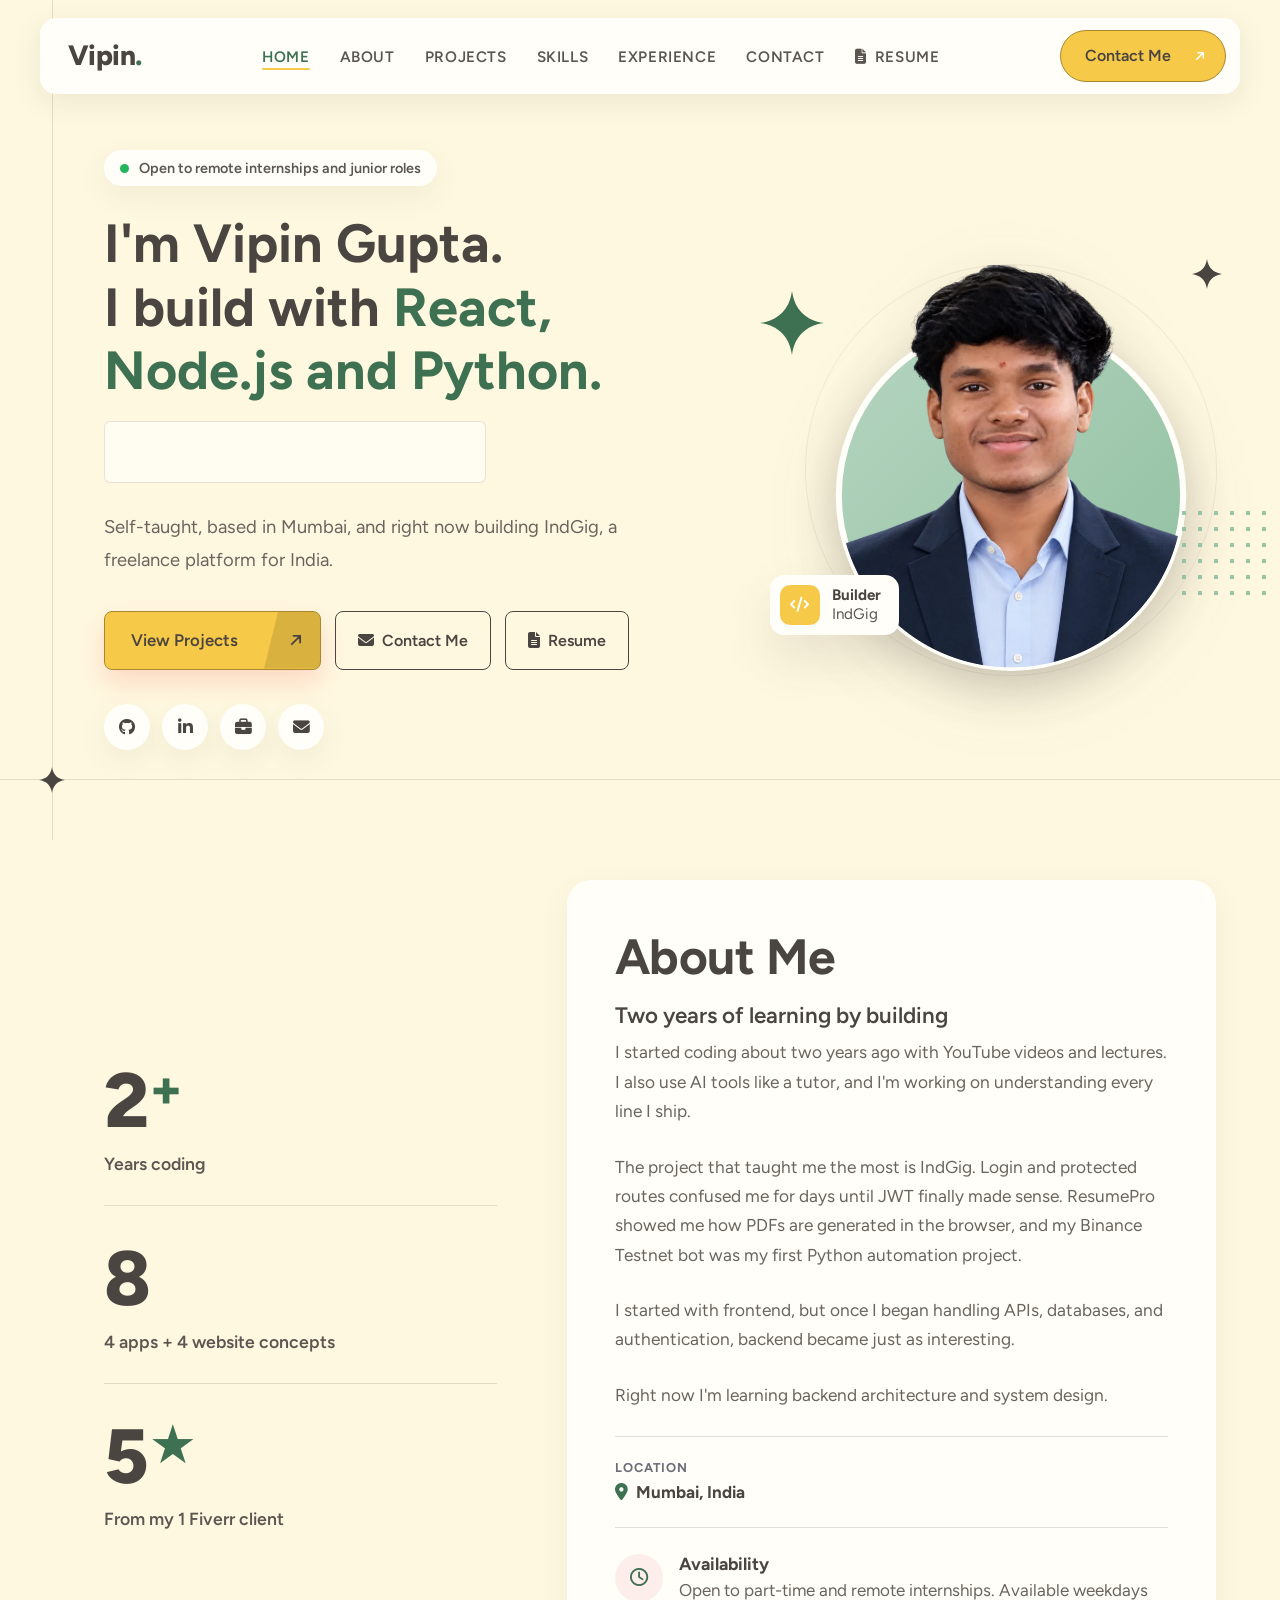
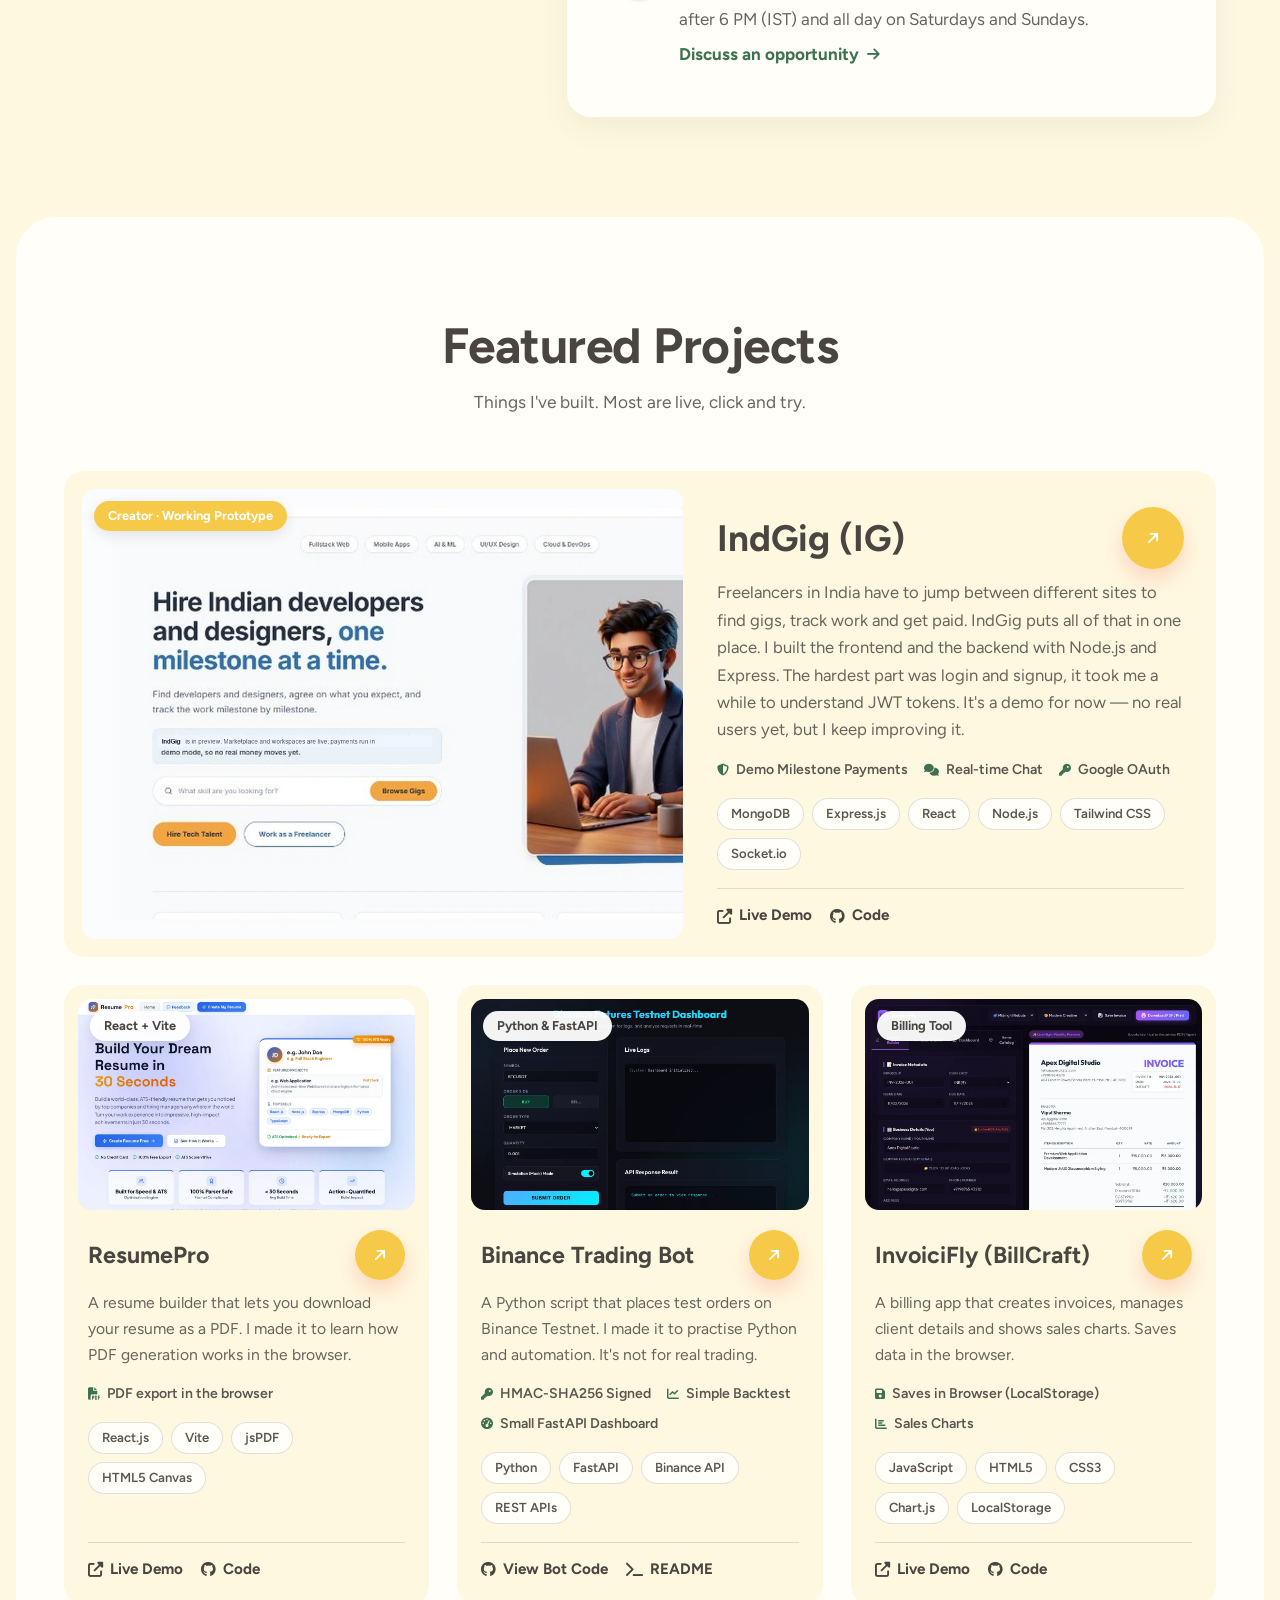
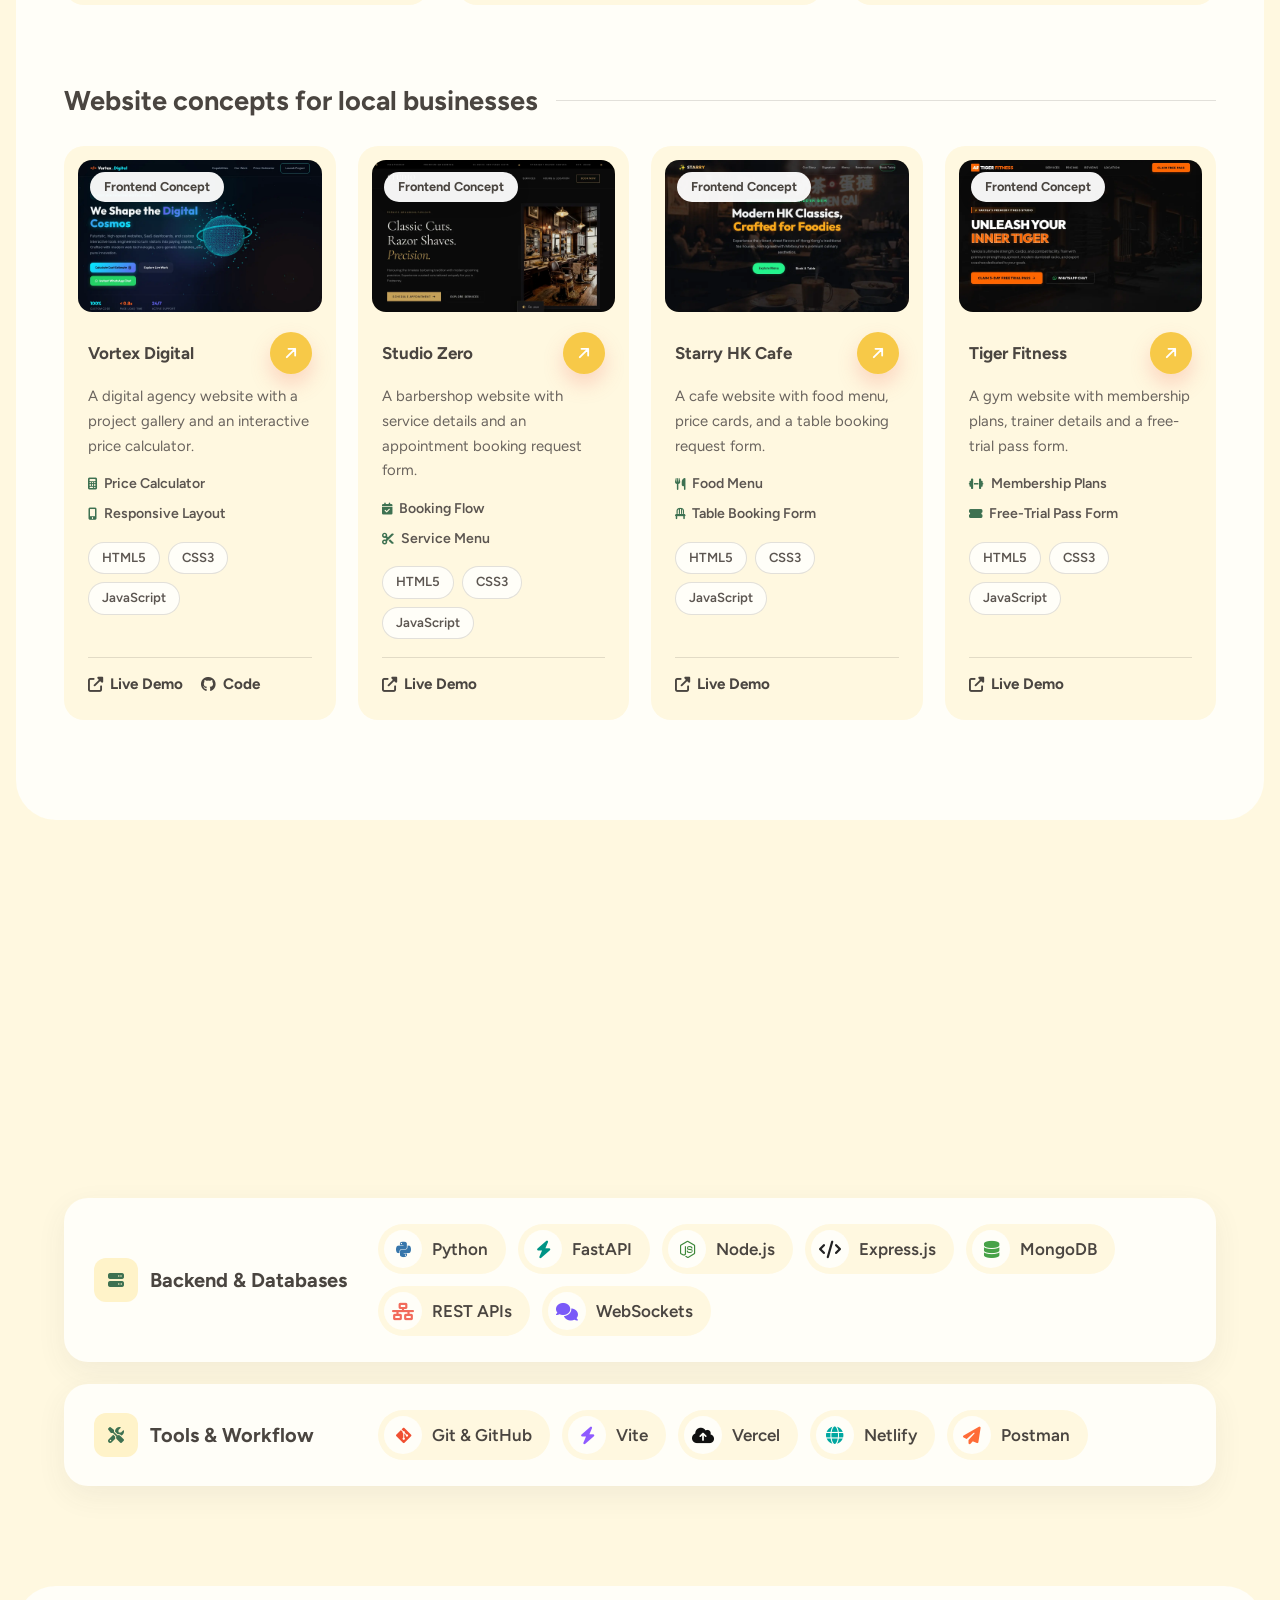
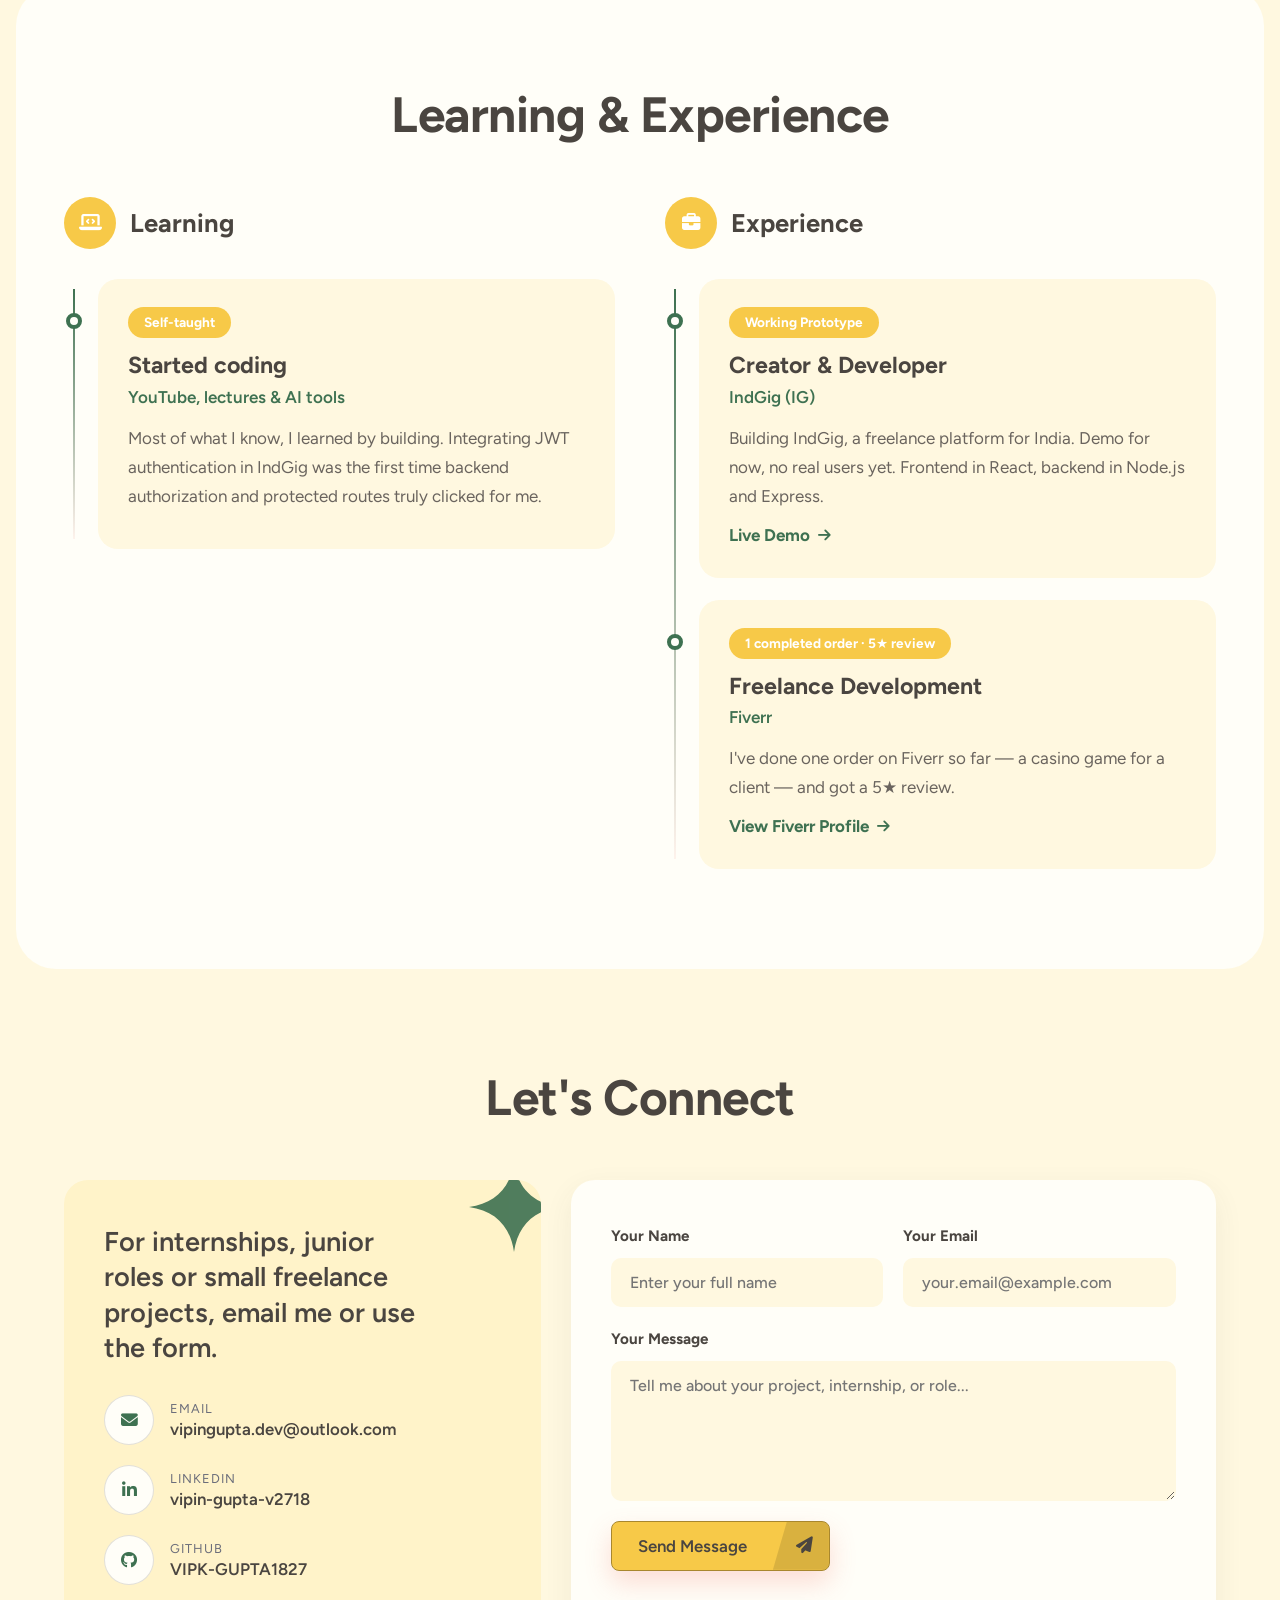
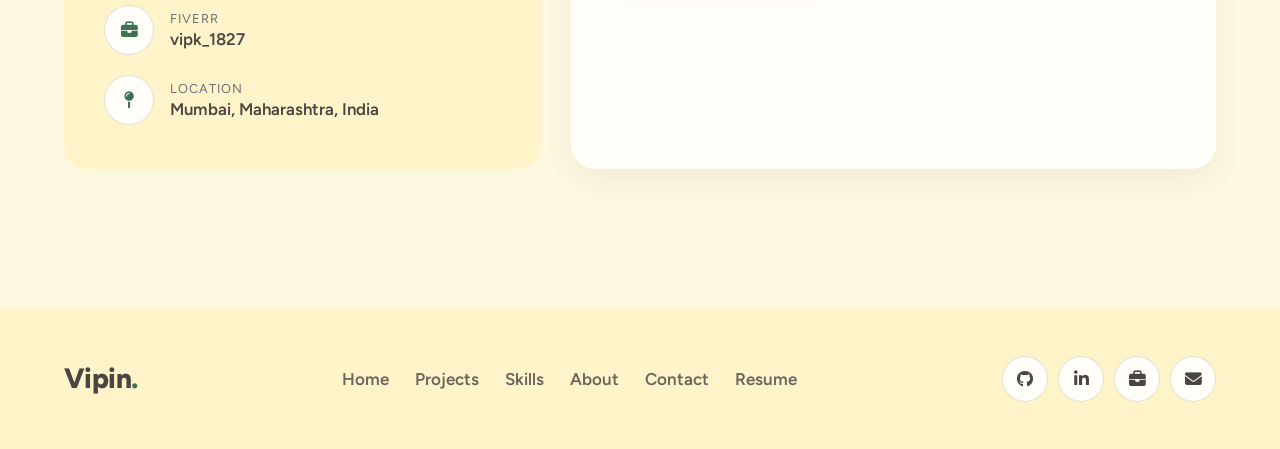
<file: index.html>
<!DOCTYPE html>
<html lang="en">

<head>
    <meta charset="UTF-8">
    <meta name="viewport" content="width=device-width, initial-scale=1.0">
    <title>Vipin Gupta | Full-Stack Developer | MERN & Python</title>
    <meta name="description" content="Portfolio of Vipin Gupta, a self-taught developer in Mumbai building web apps with React and Python.">
    <meta name="author" content="Vipin Gupta">
    <meta name="robots" content="index, follow, max-image-preview:large, max-snippet:-1, max-video-preview:-1">
    <link rel="canonical" href="https://vipingupta-portfolio.netlify.app/">

        <meta property="og:type" content="website">
    <meta property="og:site_name" content="Vipin Gupta Portfolio">
    <meta property="og:url" content="https://vipingupta-portfolio.netlify.app/">
    <meta property="og:title" content="Vipin Gupta — Full-Stack Developer | MERN & Python">
    <meta property="og:description" content="Self-taught developer in Mumbai building web apps with React and Python.">
    <meta property="og:image" content="https://vipingupta-portfolio.netlify.app/og-image-v2.png">
    <meta property="og:image:width" content="1200">
    <meta property="og:image:height" content="630">
    <meta property="og:image:alt" content="Vipin Gupta — Full-Stack Developer | MERN & Python">
    <meta property="og:locale" content="en_IN">

    <meta name="twitter:card" content="summary_large_image">
    <meta name="twitter:title" content="Vipin Gupta — Full-Stack Developer | MERN & Python">
    <meta name="twitter:description" content="Self-taught developer in Mumbai building web apps with React and Python.">
    <meta name="twitter:image" content="https://vipingupta-portfolio.netlify.app/og-image-v2.png">

    <meta name="referrer" content="strict-origin-when-cross-origin">

                <script type="application/ld+json">
    {
      "@context": "https://schema.org",
      "@graph": [
        {
          "@type": "WebSite",
          "@id": "https://vipingupta-portfolio.netlify.app/#website",
          "url": "https://vipingupta-portfolio.netlify.app/",
          "name": "Vipin Gupta Portfolio",
          "description": "Portfolio of Vipin Gupta, a self-taught developer in Mumbai building web apps with React and Python.",
          "inLanguage": "en-IN"
        },
        {
          "@type": "ProfilePage",
          "@id": "https://vipingupta-portfolio.netlify.app/#webpage",
          "url": "https://vipingupta-portfolio.netlify.app/",
          "name": "Vipin Gupta — Full-Stack Developer | MERN & Python",
          "isPartOf": { "@id": "https://vipingupta-portfolio.netlify.app/#website" },
          "about": { "@id": "https://vipingupta-portfolio.netlify.app/#person" },
          "mainEntity": { "@id": "https://vipingupta-portfolio.netlify.app/#person" }
        },
        {
          "@type": "Person",
          "@id": "https://vipingupta-portfolio.netlify.app/#person",
          "name": "Vipin Gupta",
          "url": "https://vipingupta-portfolio.netlify.app/",
          "image": "https://vipingupta-portfolio.netlify.app/images/vipin.webp",
          "jobTitle": "Full-Stack Developer",
          "description": "Self-taught developer in Mumbai building web apps with React and Python.",
          "address": {
            "@type": "PostalAddress",
            "addressLocality": "Mumbai",
            "addressRegion": "Maharashtra",
            "addressCountry": "IN"
          },
          "nationality": { "@type": "Country", "name": "India" },
          "knowsLanguage": ["en", "hi"],
          "hasOccupation": {
            "@type": "Occupation",
            "name": "Full-Stack Developer",
            "occupationLocation": { "@type": "City", "name": "Mumbai" },
            "skills": "React.js, Node.js, Python, FastAPI, MongoDB, Socket.io"
          },
          "sameAs": [
            "https://github.com/VIPK-GUPTA1827",
            "https://www.linkedin.com/in/vipin-gupta-v2718",
            "https://fiverr.com/users/vipk_1827"
          ],
          "knowsAbout": [
            "JavaScript", "React.js", "Node.js", "Express.js",
            "Python", "FastAPI", "MongoDB", "Socket.io",
            "Tailwind CSS", "Full-Stack Web Development", "Automation",
            "HMAC-SHA256", "OAuth 2.0", "REST APIs"
          ]
        },
        {
          "@type": "SoftwareApplication",
          "@id": "https://vipingupta-portfolio.netlify.app/#indgig",
          "name": "IndGig",
          "description": "Full-stack freelance platform for India with demo milestone-payment flow, real-time chat, and Google OAuth.",
          "applicationCategory": "BusinessApplication",
          "operatingSystem": "Web Browser",
          "url": "https://indgig.vercel.app/",
          "author": { "@id": "https://vipingupta-portfolio.netlify.app/#person" },
          "programmingLanguage": ["JavaScript", "React", "Node.js", "MongoDB", "Socket.io"]
        },
        {
          "@type": "SoftwareApplication",
          "@id": "https://vipingupta-portfolio.netlify.app/#resumepro",
          "name": "ResumePro Builder",
          "description": "A web app that helps users create a resume with live preview and client-side PDF export.",
          "applicationCategory": "UtilitiesApplication",
          "operatingSystem": "Web Browser",
          "url": "https://resumepro-builder.vercel.app/",
          "author": { "@id": "https://vipingupta-portfolio.netlify.app/#person" },
          "programmingLanguage": ["JavaScript", "React", "Vite"]
        },
        {
          "@type": "SoftwareApplication",
          "@id": "https://vipingupta-portfolio.netlify.app/#tradingbot",
          "name": "Binance Trading Bot",
          "description": "A Python project that places test orders on the Binance Testnet.",
          "applicationCategory": "FinanceApplication",
          "operatingSystem": "Python Runtime",
          "codeRepository": "https://github.com/VIPK-GUPTA1827/trading_bot",
          "author": { "@id": "https://vipingupta-portfolio.netlify.app/#person" },
          "programmingLanguage": ["Python", "FastAPI"]
        },
        {
          "@type": "SoftwareApplication",
          "@id": "https://vipingupta-portfolio.netlify.app/#billcraft",
          "name": "InvoiciFly (BillCraft)",
          "description": "A billing app that creates invoices and shows sales charts. Saves data in the browser.",
          "applicationCategory": "BusinessApplication",
          "operatingSystem": "Web Browser",
          "url": "https://billcraft-nu.vercel.app/",
          "author": { "@id": "https://vipingupta-portfolio.netlify.app/#person" },
          "programmingLanguage": ["JavaScript", "HTML5", "CSS3"]
        }
      ]
    }
    </script>

        <link rel="icon" href="data:image/svg+xml,<svg xmlns='http://www.w3.org/2000/svg' viewBox='0 0 100 100'><rect width='100' height='100' rx='22' fill='%233E7151'/><text x='50' y='68' font-size='50' font-family='Arial' font-weight='bold' text-anchor='middle' fill='%23ffffff'>VG</text></svg>">

        <link rel="preconnect" href="https://fonts.googleapis.com">
    <link rel="preconnect" href="https://fonts.gstatic.com" crossorigin>
    <link href="https://fonts.googleapis.com/css2?family=Figtree:wght@400;500;600;700&display=swap" rel="stylesheet">

        <link rel="stylesheet" href="https://cdnjs.cloudflare.com/ajax/libs/font-awesome/6.4.0/css/all.min.css" integrity="sha512-iecdLmaskl7CVkqkXNQ/ZH/XLlvWZOJyj7Yy7tcenmpD1ypASozpmT/E0iPtmFIB46ZmdtAc9eNBvH0H/ZpiBw==" crossorigin="anonymous" referrerpolicy="no-referrer">

    <link rel="sitemap" type="application/xml" title="Sitemap" href="/sitemap.xml">
    <link rel="preload" as="image" href="images/vipin.webp">
    <link rel="stylesheet" href="style.css?v=2.4">
</head>

<body>

    <a href="#main" class="skip-nav">Skip to main content</a>

    <div class="scroll-progress" id="scroll-progress"></div>

    <header class="site-header">
        <nav id="navbar" class="navbar" aria-label="Main">
            <div class="nav-container">
                <a href="#home" class="logo">Vipin<span class="dot">.</span></a>
                <ul class="nav-links" id="nav-links">
                    <li><a href="#home" class="nav-link">Home</a></li>
                    <li><a href="#about" class="nav-link">About</a></li>
                    <li><a href="#projects" class="nav-link">Projects</a></li>
                    <li><a href="#skills" class="nav-link">Skills</a></li>
                    <li><a href="#experience" class="nav-link">Experience</a></li>
                    <li><a href="#contact" class="nav-link">Contact</a></li>
                    <li><a href="./resume/index.html" target="_blank" rel="noopener noreferrer" class="nav-btn-resume"><i class="fas fa-file-alt"></i> Resume</a></li>
                    <li class="nav-cta-mobile"><a href="#contact" class="btn-talk">Contact Me <span class="talk-arrow"><svg viewBox="0 0 24 24" aria-hidden="true"><path d="M7 17 17 7M9 7h8v8" fill="none" stroke="currentColor" stroke-width="2.2" stroke-linecap="round" stroke-linejoin="round"/></svg></span></a></li>
                </ul>
                <a href="#contact" class="btn-talk nav-cta">Contact Me <span class="talk-arrow"><svg viewBox="0 0 24 24" aria-hidden="true"><path d="M7 17 17 7M9 7h8v8" fill="none" stroke="currentColor" stroke-width="2.2" stroke-linecap="round" stroke-linejoin="round"/></svg></span></a>
                <button type="button" class="menu-btn" id="menu-btn" aria-label="Toggle navigation menu" aria-controls="nav-links" aria-expanded="false">
                    <span class="bar"></span>
                    <span class="bar"></span>
                    <span class="bar"></span>
                </button>
            </div>
        </nav>
    </header>

    <main id="main">
    <section id="home" class="hero">
        <span class="hero-line hero-line-v" aria-hidden="true"></span>
        <span class="hero-line hero-line-h" aria-hidden="true"></span>
        <span class="sparkle sparkle-cross" aria-hidden="true"><svg viewBox="0 0 40 40" aria-hidden="true"><path d="M20 0C21.6 11.5 28.5 18.4 40 20 28.5 21.6 21.6 28.5 20 40 18.4 28.5 11.5 21.6 0 20 11.5 18.4 18.4 11.5 20 0Z"/></svg></span>
        <div class="container hero-container">
            <div class="hero-content">
                <span class="badge-status"><span class="pulse-dot"></span> Open to remote internships and junior roles</span>
                <h1 class="hero-name">I'm Vipin Gupta.<br>I build with <span class="text-grad">React, Node.js and Python.</span></h1>
                <h2 class="hero-role"><span class="typed" id="typed">Full-Stack Developer</span></h2>
                <p class="hero-desc">Self-taught, based in Mumbai, and right now building IndGig, a freelance platform for India.</p>
                <div class="hero-actions">
                    <a href="#projects" class="btn-grad"><span class="btn-grad-text">View Projects</span><span class="btn-grad-arrow"><svg viewBox="0 0 24 24" aria-hidden="true"><path d="M7 17 17 7M9 7h8v8" fill="none" stroke="currentColor" stroke-width="2.2" stroke-linecap="round" stroke-linejoin="round"/></svg></span></a>
                    <a href="#contact" class="btn-ghost"><i class="fas fa-envelope"></i> Contact Me</a>
                    <a href="./resume/index.html" target="_blank" rel="noopener noreferrer" class="btn-ghost"><i class="fas fa-file-alt"></i> Resume</a>
                </div>
                <div class="hero-social">
                    <a href="https://github.com/VIPK-GUPTA1827" target="_blank" rel="noopener noreferrer" aria-label="GitHub Profile" title="GitHub"><i class="fab fa-github"></i></a>
                    <a href="https://www.linkedin.com/in/vipin-gupta-v2718" target="_blank" rel="noopener noreferrer" aria-label="LinkedIn Profile" title="LinkedIn"><i class="fab fa-linkedin-in"></i></a>
                    <a href="https://fiverr.com/users/vipk_1827" target="_blank" rel="noopener noreferrer" aria-label="Fiverr Profile" title="Fiverr"><i class="fas fa-briefcase"></i></a>
                    <a href="mailto:vipingupta.dev@outlook.com" aria-label="Email Me" title="Email"><i class="fas fa-envelope"></i></a>
                </div>
            </div>
            <div class="hero-visual">
                <span class="sparkle sparkle-big" aria-hidden="true"><svg viewBox="0 0 40 40" aria-hidden="true"><path d="M20 0C21.6 11.5 28.5 18.4 40 20 28.5 21.6 21.6 28.5 20 40 18.4 28.5 11.5 21.6 0 20 11.5 18.4 18.4 11.5 20 0Z"/></svg></span>
                <span class="sparkle sparkle-small" aria-hidden="true"><svg viewBox="0 0 40 40" aria-hidden="true"><path d="M20 0C21.6 11.5 28.5 18.4 40 20 28.5 21.6 21.6 28.5 20 40 18.4 28.5 11.5 21.6 0 20 11.5 18.4 18.4 11.5 20 0Z"/></svg></span>
                <div class="photo-shape">
                    <svg class="shape-bg" viewBox="0 0 400 400" aria-hidden="true">
                        <defs>
                            <linearGradient id="shapeGrad" x1="0" y1="0" x2="1" y2="1">
                                <stop offset="0" stop-color="#b6d5c1"/>
                                <stop offset="1" stop-color="#8fbf9f"/>
                            </linearGradient>
                        </defs>
                        <circle cx="200" cy="225" r="168" fill="url(#shapeGrad)" stroke="#fffef8" stroke-width="6"/>
                    </svg>
                    <img src="images/vipin.webp" alt="Vipin Gupta" class="hero-photo" width="800" height="800">
                </div>
                <div class="hero-chip">
                    <span class="chip-ico"><i class="fas fa-code"></i></span>
                    <span><strong>Builder</strong> IndGig</span>
                </div>
            </div>
        </div>
    </section>

    <section id="about" class="section about-section">
        <div class="container about-grid">
            <div class="stats">
                <div class="stat-item">
                    <span class="stat-num">2<span>+</span></span>
                    <span class="stat-label">Years coding</span>
                </div>
                <div class="stat-item">
                    <span class="stat-num">8</span>
                    <span class="stat-label">4 apps + 4 website concepts</span>
                </div>
                <div class="stat-item">
                    <span class="stat-num">5<span>★</span></span>
                    <span class="stat-label">From my 1 Fiverr client</span>
                </div>
            </div>
            <div class="about-text reveal">
                <h2 class="section-title">About Me</h2>
                <h3 class="about-hi">Two years of learning by building</h3>
                <p>I started coding about two years ago with YouTube videos and lectures. I also use AI tools like a tutor, and I'm working on understanding every line I ship.</p>
                <p>The project that taught me the most is IndGig. Login and protected routes confused me for days until JWT finally made sense. ResumePro showed me how PDFs are generated in the browser, and my Binance Testnet bot was my first Python automation project.</p>
                <p>I started with frontend, but once I began handling APIs, databases, and authentication, backend became just as interesting.</p>
                <p>Right now I'm learning backend architecture and system design.</p>
                <ul class="about-meta">
                    <li><span class="meta-label">Location</span><span class="meta-val"><i class="fas fa-map-marker-alt"></i> Mumbai, India</span></li>
                </ul>
                <div class="availability">
                    <span class="avail-ico"><i class="far fa-clock"></i></span>
                    <div>
                        <h4>Availability</h4>
                        <p>Open to part-time and remote internships. Available weekdays after 6 PM (IST) and all day on Saturdays and Sundays.</p>
                        <a href="#contact" class="link-arrow">Discuss an opportunity <i class="fas fa-arrow-right"></i></a>
                    </div>
                </div>
            </div>
        </div>
    </section>

    <section id="projects" class="section projects-section">
        <div class="container">
            <div class="section-header center">
                <h2 class="section-title">Featured Projects</h2>
                <p class="section-desc">Things I've built. Most are live, click and try.</p>
            </div>
            <div class="projects-grid">
                <article class="project-card featured">
                    <div class="card-preview">
                        <img src="images/gigora-v2.webp" alt="IndGig home page" loading="lazy" width="1200" height="750">
                        <span class="cat-pill cat-pill-founder">Creator · Working Prototype</span>
                    </div>
                    <div class="card-body">
                        <div class="card-title-row">
                            <h3>IndGig (IG)</h3>
                            <a href="https://indgig.vercel.app/" target="_blank" rel="noopener noreferrer" class="arrow-btn" aria-label="Live Demo: IndGig" title="Live Demo"><svg viewBox="0 0 24 24" aria-hidden="true"><path d="M7 17 17 7M9 7h8v8" fill="none" stroke="currentColor" stroke-width="2.2" stroke-linecap="round" stroke-linejoin="round"/></svg></a>
                        </div>
                        <p class="card-desc">Freelancers in India have to jump between different sites to find gigs, track work and get paid. IndGig puts all of that in one place. I built the frontend and the backend with Node.js and Express. The hardest part was login and signup, it took me a while to understand JWT tokens. It's a demo for now — no real users yet, but I keep improving it.</p>
                        <ul class="project-highlights"><li><i class="fas fa-shield-alt"></i> Demo Milestone Payments</li><li><i class="fas fa-comments"></i> Real-time Chat</li><li><i class="fas fa-key"></i> Google OAuth</li></ul>
                        <div class="tech-tags"><span>MongoDB</span><span>Express.js</span><span>React</span><span>Node.js</span><span>Tailwind CSS</span><span>Socket.io</span></div>
                        <div class="card-links"><a href="https://indgig.vercel.app/" target="_blank" rel="noopener noreferrer" class="card-link"><i class="fas fa-external-link-alt"></i> Live Demo</a><a href="https://github.com/VIPK-GUPTA1827/IndGig" target="_blank" rel="noopener noreferrer" class="card-link"><i class="fab fa-github"></i> Code</a></div>
                    </div>
                </article>
                <article class="project-card">
                    <div class="card-preview">
                        <img src="images/resumepro.webp" alt="ResumePro builder interface" loading="lazy" width="1200" height="750">
                        <span class="cat-pill">React + Vite</span>
                    </div>
                    <div class="card-body">
                        <div class="card-title-row">
                            <h3>ResumePro</h3>
                            <a href="https://resumepro-builder.vercel.app/" target="_blank" rel="noopener noreferrer" class="arrow-btn" aria-label="Live Demo: ResumePro" title="Live Demo"><svg viewBox="0 0 24 24" aria-hidden="true"><path d="M7 17 17 7M9 7h8v8" fill="none" stroke="currentColor" stroke-width="2.2" stroke-linecap="round" stroke-linejoin="round"/></svg></a>
                        </div>
                        <p class="card-desc">A resume builder that lets you download your resume as a PDF. I made it to learn how PDF generation works in the browser.</p>
                        <ul class="project-highlights"><li><i class="fas fa-file-pdf"></i> PDF export in the browser</li></ul>
                        <div class="tech-tags"><span>React.js</span><span>Vite</span><span>jsPDF</span><span>HTML5 Canvas</span></div>
                        <div class="card-links"><a href="https://resumepro-builder.vercel.app/" target="_blank" rel="noopener noreferrer" class="card-link"><i class="fas fa-external-link-alt"></i> Live Demo</a><a href="https://github.com/VIPK-GUPTA1827/resumepro-builder" target="_blank" rel="noopener noreferrer" class="card-link"><i class="fab fa-github"></i> Code</a></div>
                    </div>
                </article>
                <article class="project-card">
                    <div class="card-preview">
                        <img src="images/bot.webp" alt="Binance Trading Bot dashboard" loading="lazy" width="1200" height="750">
                        <span class="cat-pill">Python & FastAPI</span>
                    </div>
                    <div class="card-body">
                        <div class="card-title-row">
                            <h3>Binance Trading Bot</h3>
                            <a href="https://github.com/VIPK-GUPTA1827/trading_bot" target="_blank" rel="noopener noreferrer" class="arrow-btn" aria-label="View Bot Code: Binance Trading Bot" title="View Bot Code"><svg viewBox="0 0 24 24" aria-hidden="true"><path d="M7 17 17 7M9 7h8v8" fill="none" stroke="currentColor" stroke-width="2.2" stroke-linecap="round" stroke-linejoin="round"/></svg></a>
                        </div>
                        <p class="card-desc">A Python script that places test orders on Binance Testnet. I made it to practise Python and automation. It's not for real trading.</p>
                        <ul class="project-highlights"><li><i class="fas fa-key"></i> HMAC-SHA256 Signed</li><li><i class="fas fa-chart-line"></i> Simple Backtest</li><li><i class="fas fa-tachometer-alt"></i> Small FastAPI Dashboard</li></ul>
                        <div class="tech-tags"><span>Python</span><span>FastAPI</span><span>Binance API</span><span>REST APIs</span></div>
                        <div class="card-links"><a href="https://github.com/VIPK-GUPTA1827/trading_bot" target="_blank" rel="noopener noreferrer" class="card-link"><i class="fab fa-github"></i> View Bot Code</a><a href="https://github.com/VIPK-GUPTA1827/trading_bot" target="_blank" rel="noopener noreferrer" class="card-link"><i class="fas fa-terminal"></i> README</a></div>
                    </div>
                </article>
                <article class="project-card">
                    <div class="card-preview">
                        <img src="images/billcraft.webp" alt="BillCraft invoice generator" loading="lazy" width="1200" height="750">
                        <span class="cat-pill">Billing Tool</span>
                    </div>
                    <div class="card-body">
                        <div class="card-title-row">
                            <h3>InvoiciFly (BillCraft)</h3>
                            <a href="https://billcraft-nu.vercel.app/" target="_blank" rel="noopener noreferrer" class="arrow-btn" aria-label="Live Demo: InvoiciFly (BillCraft)" title="Live Demo"><svg viewBox="0 0 24 24" aria-hidden="true"><path d="M7 17 17 7M9 7h8v8" fill="none" stroke="currentColor" stroke-width="2.2" stroke-linecap="round" stroke-linejoin="round"/></svg></a>
                        </div>
                        <p class="card-desc">A billing app that creates invoices, manages client details and shows sales charts. Saves data in the browser.</p>
                        <ul class="project-highlights"><li><i class="fas fa-save"></i> Saves in Browser (LocalStorage)</li><li><i class="fas fa-chart-bar"></i> Sales Charts</li></ul>
                        <div class="tech-tags"><span>JavaScript</span><span>HTML5</span><span>CSS3</span><span>Chart.js</span><span>LocalStorage</span></div>
                        <div class="card-links"><a href="https://billcraft-nu.vercel.app/" target="_blank" rel="noopener noreferrer" class="card-link"><i class="fas fa-external-link-alt"></i> Live Demo</a><a href="https://github.com/VIPK-GUPTA1827/billcraft" target="_blank" rel="noopener noreferrer" class="card-link"><i class="fab fa-github"></i> Code</a></div>
                    </div>
                </article>
            </div>
            <h3 class="sub-heading">Website concepts for local businesses</h3>
            <p class="swipe-hint" aria-hidden="true"><i class="fas fa-arrows-left-right"></i> Swipe</p>
            <div class="projects-grid concepts-grid">
                <article class="project-card">
                    <div class="card-preview">
                        <img src="images/vortex.webp" alt="Vortex Digital agency concept" loading="lazy" width="1200" height="750">
                        <span class="cat-pill">Frontend Concept</span>
                    </div>
                    <div class="card-body">
                        <div class="card-title-row">
                            <h4>Vortex Digital</h4>
                            <a href="https://vortex-custom.netlify.app/" target="_blank" rel="noopener noreferrer" class="arrow-btn" aria-label="Live Demo: Vortex Digital" title="Live Demo"><svg viewBox="0 0 24 24" aria-hidden="true"><path d="M7 17 17 7M9 7h8v8" fill="none" stroke="currentColor" stroke-width="2.2" stroke-linecap="round" stroke-linejoin="round"/></svg></a>
                        </div>
                        <p class="card-desc">A digital agency website with a project gallery and an interactive price calculator.</p>
                        <ul class="project-highlights"><li><i class="fas fa-calculator"></i> Price Calculator</li><li><i class="fas fa-mobile-alt"></i> Responsive Layout</li></ul>
                        <div class="tech-tags"><span>HTML5</span><span>CSS3</span><span>JavaScript</span></div>
                        <div class="card-links"><a href="https://vortex-custom.netlify.app/" target="_blank" rel="noopener noreferrer" class="card-link"><i class="fas fa-external-link-alt"></i> Live Demo</a><a href="https://github.com/VIPK-GUPTA1827/vortex-custom" target="_blank" rel="noopener noreferrer" class="card-link"><i class="fab fa-github"></i> Code</a></div>
                    </div>
                </article>
                <article class="project-card">
                    <div class="card-preview">
                        <img src="images/studio-zero.webp" alt="Studio Zero barbershop concept" loading="lazy" width="1200" height="750">
                        <span class="cat-pill">Frontend Concept</span>
                    </div>
                    <div class="card-body">
                        <div class="card-title-row">
                            <h4>Studio Zero</h4>
                            <a href="https://studioo-zero.netlify.app/" target="_blank" rel="noopener noreferrer" class="arrow-btn" aria-label="Live Demo: Studio Zero" title="Live Demo"><svg viewBox="0 0 24 24" aria-hidden="true"><path d="M7 17 17 7M9 7h8v8" fill="none" stroke="currentColor" stroke-width="2.2" stroke-linecap="round" stroke-linejoin="round"/></svg></a>
                        </div>
                        <p class="card-desc">A barbershop website with service details and an appointment booking request form.</p>
                        <ul class="project-highlights"><li><i class="fas fa-calendar-check"></i> Booking Flow</li><li><i class="fas fa-cut"></i> Service Menu</li></ul>
                        <div class="tech-tags"><span>HTML5</span><span>CSS3</span><span>JavaScript</span></div>
                        <div class="card-links"><a href="https://studioo-zero.netlify.app/" target="_blank" rel="noopener noreferrer" class="card-link"><i class="fas fa-external-link-alt"></i> Live Demo</a></div>
                    </div>
                </article>
                <article class="project-card">
                    <div class="card-preview">
                        <img src="images/cafe.webp" alt="Starry HK Cafe concept" loading="lazy" width="1200" height="750">
                        <span class="cat-pill">Frontend Concept</span>
                    </div>
                    <div class="card-body">
                        <div class="card-title-row">
                            <h4>Starry HK Cafe</h4>
                            <a href="https://starry-hong-kong-cafe.netlify.app/" target="_blank" rel="noopener noreferrer" class="arrow-btn" aria-label="Live Demo: Starry HK Cafe" title="Live Demo"><svg viewBox="0 0 24 24" aria-hidden="true"><path d="M7 17 17 7M9 7h8v8" fill="none" stroke="currentColor" stroke-width="2.2" stroke-linecap="round" stroke-linejoin="round"/></svg></a>
                        </div>
                        <p class="card-desc">A cafe website with food menu, price cards, and a table booking request form.</p>
                        <ul class="project-highlights"><li><i class="fas fa-utensils"></i> Food Menu</li><li><i class="fas fa-chair"></i> Table Booking Form</li></ul>
                        <div class="tech-tags"><span>HTML5</span><span>CSS3</span><span>JavaScript</span></div>
                        <div class="card-links"><a href="https://starry-hong-kong-cafe.netlify.app/" target="_blank" rel="noopener noreferrer" class="card-link"><i class="fas fa-external-link-alt"></i> Live Demo</a></div>
                    </div>
                </article>
                <article class="project-card">
                    <div class="card-preview">
                        <img src="images/tiger-fitness.webp" alt="Tiger Fitness gym landing concept" loading="lazy" width="1200" height="750">
                        <span class="cat-pill">Frontend Concept</span>
                    </div>
                    <div class="card-body">
                        <div class="card-title-row">
                            <h4>Tiger Fitness</h4>
                            <a href="https://a8tiger-fitness.netlify.app/" target="_blank" rel="noopener noreferrer" class="arrow-btn" aria-label="Live Demo: Tiger Fitness" title="Live Demo"><svg viewBox="0 0 24 24" aria-hidden="true"><path d="M7 17 17 7M9 7h8v8" fill="none" stroke="currentColor" stroke-width="2.2" stroke-linecap="round" stroke-linejoin="round"/></svg></a>
                        </div>
                        <p class="card-desc">A gym website with membership plans, trainer details and a free-trial pass form.</p>
                        <ul class="project-highlights"><li><i class="fas fa-dumbbell"></i> Membership Plans</li><li><i class="fas fa-ticket-alt"></i> Free-Trial Pass Form</li></ul>
                        <div class="tech-tags"><span>HTML5</span><span>CSS3</span><span>JavaScript</span></div>
                        <div class="card-links"><a href="https://a8tiger-fitness.netlify.app/" target="_blank" rel="noopener noreferrer" class="card-link"><i class="fas fa-external-link-alt"></i> Live Demo</a></div>
                    </div>
                </article>
            </div>
        </div>
    </section>

    <section id="skills" class="section skills-section">
        <div class="container">
            <div class="section-header center">
                <h2 class="section-title">My Skills</h2>
                <p class="section-desc">Tools I've used in the projects above.</p>
            </div>
            <div class="skills-wrap">
                <div class="skill-group">
                    <h3 class="skill-group-title"><i class="fas fa-laptop-code"></i> Frontend Development</h3>
                    <ul class="skill-tiles"><li class="skill-tile"><span class="skill-ico ico-react"><i class="fab fa-react"></i></span>React.js</li><li class="skill-tile"><span class="skill-ico ico-js"><i class="fab fa-js"></i></span>JavaScript</li><li class="skill-tile"><span class="skill-ico ico-html"><i class="fab fa-html5"></i></span>HTML5</li><li class="skill-tile"><span class="skill-ico ico-css"><i class="fab fa-css3-alt"></i></span>CSS3</li><li class="skill-tile"><span class="skill-ico ico-tailwind"><i class="fas fa-wind"></i></span>Tailwind CSS</li></ul>
                </div>
                <div class="skill-group">
                    <h3 class="skill-group-title"><i class="fas fa-server"></i> Backend & Databases</h3>
                    <ul class="skill-tiles"><li class="skill-tile"><span class="skill-ico ico-python"><i class="fab fa-python"></i></span>Python</li><li class="skill-tile"><span class="skill-ico ico-fastapi"><i class="fas fa-bolt"></i></span>FastAPI</li><li class="skill-tile"><span class="skill-ico ico-node"><i class="fab fa-node-js"></i></span>Node.js</li><li class="skill-tile"><span class="skill-ico ico-express"><i class="fas fa-code"></i></span>Express.js</li><li class="skill-tile"><span class="skill-ico ico-mongodb"><i class="fas fa-database"></i></span>MongoDB</li><li class="skill-tile"><span class="skill-ico ico-rest"><i class="fas fa-network-wired"></i></span>REST APIs</li><li class="skill-tile"><span class="skill-ico ico-socket"><i class="fas fa-comments"></i></span>WebSockets</li></ul>
                </div>
                <div class="skill-group">
                    <h3 class="skill-group-title"><i class="fas fa-tools"></i> Tools & Workflow</h3>
                    <ul class="skill-tiles"><li class="skill-tile"><span class="skill-ico ico-git"><i class="fab fa-git-alt"></i></span>Git & GitHub</li><li class="skill-tile"><span class="skill-ico ico-vite"><i class="fas fa-bolt"></i></span>Vite</li><li class="skill-tile"><span class="skill-ico ico-vercel"><i class="fas fa-cloud-upload-alt"></i></span>Vercel</li><li class="skill-tile"><span class="skill-ico ico-netlify"><i class="fas fa-globe"></i></span>Netlify</li><li class="skill-tile"><span class="skill-ico ico-postman"><i class="fas fa-paper-plane"></i></span>Postman</li></ul>
                </div>
            </div>
        </div>
    </section>

    <section id="experience" class="section experience-section">
        <div class="container">
            <div class="section-header center">
                <h2 class="section-title">Learning &amp; Experience</h2>
            </div>
            <div class="timeline-grid">
                <div class="timeline-col">
                    <h3 class="timeline-head"><span class="th-ico"><i class="fas fa-laptop-code"></i></span> Learning</h3>
                    <div class="timeline">
                        <div class="timeline-item">
                            <span class="year-pill">Self-taught</span>
                            <h4>Started coding</h4>
                            <span class="tl-place">YouTube, lectures &amp; AI tools</span>
                            <p>Most of what I know, I learned by building. Integrating JWT authentication in IndGig was the first time backend authorization and protected routes truly clicked for me.</p>
                        </div>
                    </div>
                </div>
                <div class="timeline-col">
                    <h3 class="timeline-head"><span class="th-ico"><i class="fas fa-briefcase"></i></span> Experience</h3>
                    <div class="timeline">
                        <div class="timeline-item">
                            <span class="year-pill">Working Prototype</span>
                            <h4>Creator &amp; Developer</h4>
                            <span class="tl-place">IndGig (IG)</span>
                            <p>Building IndGig, a freelance platform for India. Demo for now, no real users yet. Frontend in React, backend in Node.js and Express.</p>
                            <a href="https://indgig.vercel.app/" target="_blank" rel="noopener noreferrer" class="link-arrow">Live Demo <i class="fas fa-arrow-right"></i></a>
                        </div>
                        <div class="timeline-item">
                            <span class="year-pill">1 completed order · 5★ review</span>
                            <h4>Freelance Development</h4>
                            <span class="tl-place">Fiverr</span>
                            <p>I've done one order on Fiverr so far — a casino game for a client — and got a 5★ review.</p>
                            <a href="https://fiverr.com/users/vipk_1827" target="_blank" rel="noopener noreferrer" class="link-arrow">View Fiverr Profile <i class="fas fa-arrow-right"></i></a>
                        </div>
                    </div>
                </div>
            </div>
        </div>
    </section>

    <section id="contact" class="section contact-section">
        <div class="container">
            <div class="section-header center">
                <h2 class="section-title">Let's Connect</h2>
            </div>
            <div class="contact-layout">
                <div class="contact-info-panel">
                    <span class="sparkle sparkle-panel" aria-hidden="true"><svg viewBox="0 0 40 40" aria-hidden="true"><path d="M20 0C21.6 11.5 28.5 18.4 40 20 28.5 21.6 21.6 28.5 20 40 18.4 28.5 11.5 21.6 0 20 11.5 18.4 18.4 11.5 20 0Z"/></svg></span>
                    <h3>For internships, junior roles or small freelance projects, email me or use the form.</h3>
                    <ul class="info-list">
                        <li class="info-card"><span class="info-icon"><i class="fas fa-envelope"></i></span><span class="info-details"><span class="info-label">Email</span><a href="mailto:vipingupta.dev@outlook.com">vipingupta.dev@outlook.com</a></span></li>
                        <li class="info-card"><span class="info-icon"><i class="fab fa-linkedin-in"></i></span><span class="info-details"><span class="info-label">LinkedIn</span><a href="https://www.linkedin.com/in/vipin-gupta-v2718" target="_blank" rel="noopener noreferrer">vipin-gupta-v2718</a></span></li>
                        <li class="info-card"><span class="info-icon"><i class="fab fa-github"></i></span><span class="info-details"><span class="info-label">GitHub</span><a href="https://github.com/VIPK-GUPTA1827" target="_blank" rel="noopener noreferrer">VIPK-GUPTA1827</a></span></li>
                        <li class="info-card"><span class="info-icon"><i class="fas fa-briefcase"></i></span><span class="info-details"><span class="info-label">Fiverr</span><a href="https://fiverr.com/users/vipk_1827" target="_blank" rel="noopener noreferrer">vipk_1827</a></span></li>
                        <li class="info-card"><span class="info-icon"><i class="fas fa-map-pin"></i></span><span class="info-details"><span class="info-label">Location</span><span>Mumbai, Maharashtra, India</span></span></li>
                    </ul>
                </div>
                <form id="contact-form" class="contact-form">
                    <input type="hidden" name="access_key" value="cbfe962e-c30d-40a1-9381-9c9ae27462ea">
                    <input type="checkbox" name="botcheck" class="hidden" tabindex="-1" autocomplete="off" aria-hidden="true">
                    <div class="form-row">
                        <div class="form-group">
                            <label for="name">Your Name</label>
                            <input type="text" id="name" name="name" required minlength="2" maxlength="80" autocomplete="name" placeholder="Enter your full name">
                        </div>
                        <div class="form-group">
                            <label for="email">Your Email</label>
                            <input type="email" id="email" name="email" required maxlength="120" autocomplete="email" placeholder="your.email@example.com">
                        </div>
                    </div>
                    <div class="form-group">
                        <label for="message">Your Message</label>
                        <textarea id="message" name="message" required minlength="10" maxlength="2000" rows="5" placeholder="Tell me about your project, internship, or role..."></textarea>
                    </div>
                    <button type="submit" class="btn-grad btn-submit"><span class="btn-grad-text">Send Message</span><span class="btn-grad-arrow"><i class="fas fa-paper-plane"></i></span></button>
                    <div class="form-feedback" id="form-feedback">
                        <div class="feedback-spinner" id="feedback-spinner"></div>
                        <div class="success-icon" id="success-icon"><i class="fas fa-check-circle"></i></div>
                        <h4 class="feedback-title" id="feedback-title">Sending...</h4>
                        <p class="feedback-message" id="feedback-message">Sending...</p>
                        <button type="button" class="btn-dark btn-sm" id="btn-back-form">Send Another Message</button>
                    </div>
                </form>
            </div>
        </div>
    </section>
    </main>

    <footer class="footer">
        <div class="container footer-container">
            <div class="footer-left">
                <span class="footer-logo">Vipin<span class="dot">.</span></span>
            </div>
            <div class="footer-links">
                <a href="#home">Home</a>
                <a href="#projects">Projects</a>
                <a href="#skills">Skills</a>
                <a href="#about">About</a>
                <a href="#contact">Contact</a>
                <a href="./resume/index.html" target="_blank" rel="noopener noreferrer">Resume</a>
            </div>
            <div class="footer-socials">
                <a href="https://github.com/VIPK-GUPTA1827" target="_blank" rel="noopener noreferrer" aria-label="GitHub"><i class="fab fa-github"></i></a>
                <a href="https://www.linkedin.com/in/vipin-gupta-v2718" target="_blank" rel="noopener noreferrer" aria-label="LinkedIn"><i class="fab fa-linkedin-in"></i></a>
                <a href="https://fiverr.com/users/vipk_1827" target="_blank" rel="noopener noreferrer" aria-label="Fiverr"><i class="fas fa-briefcase"></i></a>
                <a href="mailto:vipingupta.dev@outlook.com" aria-label="Email"><i class="fas fa-envelope"></i></a>
            </div>
        </div>
    </footer>

    <script src="script.js"></script>
</body>

</html>
</file>
<file: style.css>
/* ==========================================================================
   Vipin Gupta — Portfolio
   ========================================================================== */

:root {
    --bg: #fff8e0;
    --bg-soft: #fff3c9;
    --white: #fffef8;
    --ink: #4a4540;
    --ink-2: #5c5651;
    --text: #6a645e;
    --muted: #6b6d7a;
    --line: rgba(74, 69, 64, 0.16);
    --orange: #3e7151;
    --amber: #346044;
    --grad: linear-gradient(90deg, #f7c948 0%, #f7c948 100%);
    --accent-border: #a8872e;
    --accent-hover: #e8bc43;
    --radius: 20px;
    --radius-sm: 12px;
    --shadow: 0 10px 30px rgba(74, 69, 64, 0.07);
    --shadow-lg: 0 24px 50px rgba(74, 69, 64, 0.12);
    --font: 'Figtree', system-ui, -apple-system, 'Segoe UI', sans-serif;
    --ease: cubic-bezier(0.22, 1, 0.36, 1);
}

*,
*::before,
*::after {
    box-sizing: border-box;
    margin: 0;
    padding: 0;
}

html {
    scroll-behavior: smooth;
    scroll-padding-top: 110px;
    overflow-x: hidden;
}

body {
    font-family: var(--font);
    font-size: 17px;
    font-weight: 500;
    line-height: 1.7;
    color: var(--text);
    background: var(--bg);
    -webkit-font-smoothing: antialiased;
    overflow-x: hidden;
}

img,
svg {
    display: block;
    max-width: 100%;
}

a {
    color: inherit;
    text-decoration: none;
}

ul {
    list-style: none;
}

h1,
h2,
h3,
h4 {
    color: var(--ink);
    line-height: 1.15;
    font-weight: 700;
}

:focus-visible {
    outline: 3px solid var(--amber);
    outline-offset: 3px;
    border-radius: 6px;
}

.container {
    width: 100%;
    max-width: 1200px;
    margin: 0 auto;
    padding: 0 24px;
}

.sr-only {
    position: absolute;
    width: 1px;
    height: 1px;
    overflow: hidden;
    clip: rect(0 0 0 0);
    white-space: nowrap;
}

.hidden {
    display: none !important;
}

.skip-nav {
    position: absolute;
    left: 16px;
    top: -60px;
    z-index: 2000;
    background: var(--ink);
    color: #fff;
    padding: 10px 16px;
    border-radius: 8px;
    font-weight: 600;
    transition: top 0.2s ease;
}

.skip-nav:focus {
    top: 16px;
}

.scroll-progress {
    position: fixed;
    top: 0;
    left: 0;
    height: 3px;
    width: 0%;
    background: var(--grad);
    z-index: 1001;
    transition: width 0.1s linear;
}

/* Navbar */

.site-header {
    position: fixed;
    top: 0;
    left: 0;
    right: 0;
    z-index: 1000;
    padding: 18px 24px 0;
    transition: padding 0.3s var(--ease);
}

.navbar {
    max-width: 1200px;
    margin: 0 auto;
    background: var(--white);
    border-radius: 16px;
    box-shadow: 0 8px 30px rgba(17, 20, 40, 0.08);
    transition: box-shadow 0.3s ease;
}

.navbar.scrolled {
    box-shadow: 0 12px 34px rgba(17, 20, 40, 0.14);
}

.nav-container {
    display: flex;
    align-items: center;
    justify-content: space-between;
    gap: 20px;
    padding: 12px 14px 12px 28px;
}

.logo,
.footer-logo {
    font-size: 1.75rem;
    font-weight: 800;
    color: var(--ink);
    letter-spacing: -0.02em;
}

.dot {
    color: var(--orange);
}

.nav-links {
    display: flex;
    align-items: center;
    gap: 30px;
}

.nav-links a {
    position: relative;
    font-size: 0.95rem;
    font-weight: 600;
    text-transform: uppercase;
    letter-spacing: 0.04em;
    color: var(--ink-2);
    transition: color 0.2s ease;
}

.nav-links .nav-link::after {
    content: "";
    position: absolute;
    left: 0;
    bottom: -4px;
    width: 100%;
    height: 2px;
    border-radius: 2px;
    background: var(--grad);
    transform: scaleX(0);
    transform-origin: left;
    transition: transform 0.3s var(--ease);
}

.nav-links a:hover,
.nav-links a.active {
    color: var(--orange);
}

.nav-links .nav-link:hover::after,
.nav-links .nav-link.active::after {
    transform: scaleX(1);
}

.nav-btn-resume i {
    margin-right: 4px;
}

.nav-cta-mobile {
    display: none;
}

.btn-talk {
    display: inline-flex;
    align-items: center;
    gap: 12px;
    background: var(--ink);
    color: #fff;
    font-weight: 600;
    font-size: 1rem;
    padding: 8px 8px 8px 24px;
    border-radius: 999px;
    white-space: nowrap;
    transition: background 0.3s ease, transform 0.3s var(--ease);
}

.talk-arrow {
    width: 34px;
    height: 34px;
    border-radius: 50%;
    background: var(--grad);
    display: grid;
    place-items: center;
    transition: transform 0.35s var(--ease);
}

.talk-arrow svg {
    width: 16px;
    height: 16px;
    color: #fff;
}

.btn-talk:hover {
    transform: translateY(-2px);
}

.btn-talk:hover .talk-arrow {
    transform: rotate(45deg);
}

.menu-btn {
    display: none;
    width: 44px;
    height: 44px;
    border: 0;
    border-radius: 12px;
    background: var(--bg);
    cursor: pointer;
    flex-direction: column;
    justify-content: center;
    align-items: center;
    gap: 5px;
}

.menu-btn .bar {
    width: 20px;
    height: 2px;
    border-radius: 2px;
    background: var(--ink);
    transition: transform 0.3s ease, opacity 0.3s ease;
}

.menu-btn.active .bar:nth-child(1) {
    transform: translateY(7px) rotate(45deg);
}

.menu-btn.active .bar:nth-child(2) {
    opacity: 0;
}

.menu-btn.active .bar:nth-child(3) {
    transform: translateY(-7px) rotate(-45deg);
}

/* Buttons */

.btn-grad {
    display: inline-flex;
    align-items: stretch;
    border: 0;
    border-radius: 8px;
    overflow: hidden;
    background: var(--grad);
    color: #fff;
    font-family: inherit;
    font-weight: 600;
    font-size: 1.05rem;
    cursor: pointer;
    box-shadow: 0 12px 26px rgba(242,107,91, 0.22);
    transition: transform 0.3s var(--ease), box-shadow 0.3s ease;
}

.btn-grad-text {
    padding: 14px 26px;
    display: flex;
    align-items: center;
}

.btn-grad-arrow {
    position: relative;
    width: 56px;
    display: grid;
    place-items: center;
    background: rgba(0, 0, 0, 0.12);
    clip-path: polygon(14px 0, 100% 0, 100% 100%, 0 100%);
    padding-left: 8px;
}

.btn-grad-arrow svg {
    width: 20px;
    height: 20px;
    transition: transform 0.35s var(--ease);
}

.btn-grad:hover {
    transform: translateY(-3px);
    box-shadow: 0 16px 32px rgba(242,107,91, 0.3);
}

.btn-grad:hover .btn-grad-arrow svg {
    transform: rotate(45deg);
}

.btn-ghost {
    display: inline-flex;
    align-items: center;
    gap: 8px;
    padding: 13px 22px;
    border-radius: 8px;
    border: 1.5px solid var(--ink);
    color: var(--ink);
    font-weight: 600;
    font-size: 1rem;
    transition: background 0.25s ease, color 0.25s ease, transform 0.3s var(--ease);
}

.btn-ghost:hover {
    background: var(--ink);
    color: #fff;
    transform: translateY(-3px);
}

.btn-dark {
    border: 0;
    background: var(--ink);
    color: #fff;
    font-family: inherit;
    font-weight: 600;
    padding: 10px 20px;
    border-radius: 999px;
    cursor: pointer;
}

.link-arrow {
    display: inline-flex;
    align-items: center;
    gap: 8px;
    font-weight: 700;
    color: var(--orange);
}

.link-arrow i {
    font-size: 0.85em;
    transition: transform 0.25s ease;
}

.link-arrow:hover i {
    transform: translateX(4px);
}

/* Hero */

.hero {
    position: relative;
    padding: 150px 0 90px;
    overflow: hidden;
}

.hero-line {
    position: absolute;
    background: var(--line);
    pointer-events: none;
}

.hero-line-v {
    top: 0;
    bottom: 0;
    left: calc(50% - 600px + 12px);
    width: 1px;
}

.hero-line-h {
    left: 0;
    right: 0;
    bottom: 60px;
    height: 1px;
}

.sparkle {
    position: absolute;
    pointer-events: none;
    z-index: 2;
}

.sparkle svg {
    width: 100%;
    height: 100%;
}

.sparkle-cross {
    width: 26px;
    height: 26px;
    left: calc(50% - 600px + 12px - 13px);
    bottom: calc(60px - 13px);
    fill: var(--ink);
}

.hero-container {
    position: relative;
    display: grid;
    grid-template-columns: 1.05fr 0.95fr;
    align-items: center;
    gap: 40px;
}

.hero-content {
    position: relative;
    z-index: 2;
    padding-left: 40px;
}

.badge-status {
    display: inline-flex;
    align-items: center;
    gap: 10px;
    padding: 6px 16px;
    border-radius: 999px;
    background: var(--white);
    box-shadow: var(--shadow);
    font-size: 0.9rem;
    font-weight: 600;
    color: var(--ink-2);
    margin-bottom: 26px;
}

.pulse-dot {
    width: 9px;
    height: 9px;
    border-radius: 50%;
    background: #22b55b;
    box-shadow: 0 0 0 0 rgba(34, 181, 91, 0.5);
    animation: pulse 2s infinite;
}

@keyframes pulse {
    70% { box-shadow: 0 0 0 8px rgba(34, 181, 91, 0); }
    100% { box-shadow: 0 0 0 0 rgba(34, 181, 91, 0); }
}

.hero-name {
    font-size: clamp(2.8rem, 6vw, 4.6rem);
    font-weight: 800;
    letter-spacing: -0.02em;
    line-height: 1.05;
    margin-bottom: 18px;
}

.wave {
    display: inline-block;
    transform-origin: 70% 70%;
    animation: wave 2.6s ease-in-out 1s infinite;
}

@keyframes wave {
    0%, 60%, 100% { transform: rotate(0); }
    10%, 30% { transform: rotate(14deg); }
    20% { transform: rotate(-8deg); }
    40% { transform: rotate(-4deg); }
    50% { transform: rotate(10deg); }
}

.hero-role {
    display: inline-flex;
    align-items: center;
    min-height: 62px;
    font-size: clamp(1.5rem, 3vw, 2.25rem);
    font-weight: 600;
    padding: 6px 22px 8px 16px;
    border-radius: 6px;
    background: rgba(255, 255, 255, 0.55);
    border: 1px solid rgba(11, 9, 16, 0.1);
    margin-bottom: 24px;
}

.typed {
    white-space: nowrap;
}

.hero-role {
    min-width: 10.6em;
}

.cursor {
    display: inline-block;
    width: 3px;
    height: 1.05em;
    margin-left: 4px;
    background: var(--orange);
    animation: blink 1s steps(1) infinite;
}

@keyframes blink {
    50% { opacity: 0; }
}

.hero-desc {
    max-width: 520px;
    font-size: 1.12rem;
    line-height: 1.75;
    margin-bottom: 34px;
}

.hero-actions {
    display: flex;
    flex-wrap: wrap;
    gap: 14px;
    margin-bottom: 34px;
}

.hero-social {
    display: flex;
    gap: 12px;
}

.hero-social a,
.footer-socials a {
    width: 46px;
    height: 46px;
    border-radius: 50%;
    display: grid;
    place-items: center;
    background: var(--white);
    color: var(--ink);
    font-size: 1.05rem;
    box-shadow: var(--shadow);
    transition: transform 0.3s var(--ease), background 0.3s ease, color 0.3s ease;
}

.hero-social a:hover,
.footer-socials a:hover {
    background: var(--grad);
    color: #fff;
    transform: translateY(-4px);
}

.hero-visual {
    position: relative;
    justify-self: center;
    width: min(100%, 470px);
    margin-top: 70px;
}

.photo-shape {
    position: relative;
    aspect-ratio: 46 / 40;
}

.shape-bg {
    position: absolute;
    inset: 0;
    width: 100%;
    height: 100%;
}

.hero-photo {
    position: absolute;
    left: 50%;
    bottom: 0;
    width: 100%;
    height: auto;
    transform: translateX(-50%);
    clip-path: inset(-40% 0 0 0 round 0 0 22px 22px);
}

.sparkle-big {
    width: 64px;
    height: 64px;
    left: -46px;
    top: 26px;
}

.sparkle-big svg path {
    fill: var(--orange);
}

.sparkle-small {
    width: 30px;
    height: 30px;
    right: -6px;
    top: -6px;
}

.sparkle-small svg path {
    fill: var(--ink);
}

.sparkle-big,
.sparkle-small {
    animation: floaty 5s ease-in-out infinite;
}

.sparkle-small {
    animation-delay: -2.5s;
}

@keyframes floaty {
    0%, 100% { transform: translateY(0) rotate(0); }
    50% { transform: translateY(-10px) rotate(25deg); }
}

.hero-chip {
    position: absolute;
    left: -36px;
    bottom: 40px;
    z-index: 3;
    display: flex;
    align-items: center;
    gap: 12px;
    padding: 10px 18px 10px 10px;
    border-radius: 14px;
    background: var(--white);
    box-shadow: var(--shadow-lg);
    color: var(--ink-2);
    line-height: 1.25;
    font-size: 0.95rem;
    animation: floaty-chip 6s ease-in-out infinite;
}

.hero-chip strong {
    display: block;
    color: var(--ink);
}

.chip-ico {
    width: 40px;
    height: 40px;
    border-radius: 10px;
    background: var(--grad);
    color: #fff;
    display: grid;
    place-items: center;
}

@keyframes floaty-chip {
    0%, 100% { transform: translateY(0); }
    50% { transform: translateY(-8px); }
}

/* Sections */

.section {
    padding: 100px 0;
}

.section-header {
    margin-bottom: 54px;
}

.section-header.center {
    text-align: center;
    max-width: 680px;
    margin-left: auto;
    margin-right: auto;
}

.section-tag {
    display: inline-block;
    position: relative;
    padding: 6px 26px;
    border-radius: 30px;
    font-size: 1rem;
    font-weight: 700;
    letter-spacing: 0.06em;
    text-transform: uppercase;
    background: var(--grad);
    -webkit-background-clip: text;
    background-clip: text;
    color: transparent;
    margin-bottom: 16px;
}

.section-tag::before {
    content: "";
    position: absolute;
    inset: 0;
    border-radius: inherit;
    padding: 1.5px;
    background: var(--grad);
    -webkit-mask: linear-gradient(#000 0 0) content-box, linear-gradient(#000 0 0);
    -webkit-mask-composite: xor;
    mask: linear-gradient(#000 0 0) content-box, linear-gradient(#000 0 0);
    mask-composite: exclude;
}

.section-title {
    font-size: clamp(2.1rem, 4.2vw, 3.1rem);
    font-weight: 700;
    letter-spacing: -0.01em;
}

.section-desc {
    margin-top: 14px;
    font-size: 1.08rem;
}

/* About + stats */

.about-section {
    padding-top: 40px;
}

.about-grid {
    display: grid;
    grid-template-columns: 0.8fr 1.2fr;
    gap: 70px;
    align-items: center;
}

.stats {
    display: grid;
    gap: 34px;
    padding-left: 40px;
}

.stat-item {
    display: flex;
    flex-direction: column;
    border-bottom: 1px solid var(--line);
    padding-bottom: 26px;
}

.stat-item:last-child {
    border-bottom: 0;
    padding-bottom: 0;
}

.stat-num {
    font-size: clamp(3.4rem, 6vw, 5rem);
    font-weight: 800;
    line-height: 1;
    color: var(--ink);
    letter-spacing: -0.03em;
}

.stat-num span {
    background: var(--grad);
    -webkit-background-clip: text;
    background-clip: text;
    color: transparent;
    font-size: 0.7em;
    vertical-align: top;
    margin-left: 2px;
}

.stat-label {
    margin-top: 10px;
    font-size: 1.1rem;
    font-weight: 600;
    color: var(--ink-2);
}

.about-text {
    background: var(--white);
    border-radius: 24px;
    padding: 48px;
    box-shadow: var(--shadow);
}

.about-text .section-title {
    margin-bottom: 18px;
}

.about-hi {
    font-size: 1.4rem;
    font-weight: 600;
    margin-bottom: 10px;
}

.about-text > p {
    font-size: 1.08rem;
    margin-bottom: 26px;
}

.about-meta {
    display: grid;
    grid-template-columns: repeat(3, 1fr);
    gap: 16px;
    padding: 22px 0;
    border-top: 1px solid var(--line);
    border-bottom: 1px solid var(--line);
    margin-bottom: 26px;
}

.about-meta li {
    display: flex;
    flex-direction: column;
    line-height: 1.4;
}

.meta-label {
    font-size: 0.8rem;
    font-weight: 700;
    text-transform: uppercase;
    letter-spacing: 0.08em;
    color: var(--muted);
    margin-bottom: 4px;
}

.meta-val {
    font-weight: 700;
    color: var(--ink);
}

.meta-val i {
    color: var(--orange);
    margin-right: 4px;
}

.availability {
    display: flex;
    gap: 16px;
    align-items: flex-start;
}

.avail-ico {
    flex: none;
    width: 48px;
    height: 48px;
    border-radius: 50%;
    background: #fdeeeb;
    color: var(--orange);
    display: grid;
    place-items: center;
    font-size: 1.15rem;
}

.availability h4 {
    font-size: 1.1rem;
    margin-bottom: 2px;
}

.availability p {
    margin-bottom: 6px;
}

/* Projects */

.projects-section {
    background: var(--white);
    border-radius: 40px;
    margin: 0 16px;
    overflow: hidden;
}

.projects-grid {
    display: grid;
    grid-template-columns: repeat(3, 1fr);
    gap: 28px;
}

.project-card {
    display: flex;
    flex-direction: column;
    background: var(--bg);
    border-radius: var(--radius);
    padding: 14px;
    transition: transform 0.4s var(--ease), box-shadow 0.4s ease, background 0.3s ease;
}

.project-card:hover {
    transform: translateY(-8px);
    background: var(--white);
    box-shadow: var(--shadow-lg);
}

.card-preview {
    position: relative;
    border-radius: 14px;
    overflow: hidden;
    aspect-ratio: 16 / 10;
    background: var(--bg-soft);
}

.card-preview img {
    width: 100%;
    height: 100%;
    object-fit: cover;
    object-position: top;
    transition: transform 0.6s var(--ease), object-position 2.5s ease;
}

.project-card:hover .card-preview img {
    transform: scale(1.04);
}

.cat-pill {
    position: absolute;
    left: 12px;
    top: 12px;
    padding: 4px 14px;
    border-radius: 999px;
    background: rgba(255, 255, 255, 0.95);
    color: var(--ink);
    font-size: 0.8rem;
    font-weight: 700;
    box-shadow: 0 4px 14px rgba(0, 0, 0, 0.1);
}

.cat-pill-founder {
    background: var(--grad);
    color: #fff;
}

.card-body {
    display: flex;
    flex-direction: column;
    flex: 1;
    padding: 20px 10px 8px;
}

.card-title-row {
    display: flex;
    align-items: center;
    justify-content: space-between;
    gap: 14px;
    margin-bottom: 10px;
}

.card-title-row h3 {
    font-size: 1.45rem;
    font-weight: 700;
}

.arrow-btn {
    flex: none;
    width: 50px;
    height: 50px;
    border-radius: 50%;
    background: var(--grad);
    color: #fff;
    display: grid;
    place-items: center;
    box-shadow: 0 10px 20px rgba(242,107,91, 0.25);
    transition: transform 0.4s var(--ease), background 0.3s ease;
}

.arrow-btn svg {
    width: 20px;
    height: 20px;
}

.arrow-btn:hover,
.project-card:hover .arrow-btn {
    transform: rotate(45deg);
}

.card-desc {
    font-size: 0.98rem;
    line-height: 1.65;
    margin-bottom: 14px;
}

.project-highlights {
    display: flex;
    flex-wrap: wrap;
    gap: 6px 16px;
    margin-bottom: 16px;
    font-size: 0.88rem;
    font-weight: 600;
    color: var(--ink-2);
}

.project-highlights i {
    color: var(--orange);
    margin-right: 4px;
    font-size: 0.85em;
}

.tech-tags {
    display: flex;
    flex-wrap: wrap;
    gap: 8px;
    margin-bottom: 18px;
}

.tech-tags span {
    padding: 4px 13px;
    border-radius: 999px;
    background: var(--white);
    border: 1px solid var(--line);
    font-size: 0.82rem;
    font-weight: 600;
    color: var(--ink-2);
}

.project-card:hover .tech-tags span {
    background: var(--bg);
}

.card-links {
    display: flex;
    flex-wrap: wrap;
    gap: 18px;
    margin-top: auto;
    padding-top: 14px;
    border-top: 1px solid var(--line);
}

.card-link {
    display: inline-flex;
    align-items: center;
    gap: 7px;
    font-weight: 700;
    font-size: 0.95rem;
    color: var(--ink);
    transition: color 0.2s ease;
}

.card-link:hover {
    color: var(--orange);
}

.project-card.featured {
    grid-column: 1 / -1;
    display: grid;
    grid-template-columns: 1.25fr 1fr;
    gap: 14px 34px;
    padding: 18px;
}

.project-card.featured .card-preview {
    aspect-ratio: auto;
    min-height: 100%;
    background: #f8fafc;
}

.project-card.featured .card-preview img {
    position: absolute;
    inset: 0;
    object-fit: cover;
    object-position: left top;
}

.project-card.featured .card-body {
    padding: 18px 14px 10px 0;
}

.project-card.featured .card-title-row h3 {
    font-size: 2.3rem;
}

.project-card.featured .arrow-btn {
    width: 62px;
    height: 62px;
}

.project-card.featured .card-desc {
    font-size: 1.04rem;
}

.sub-heading {
    margin: 80px 0 30px;
    font-size: 1.7rem;
    font-weight: 700;
    display: flex;
    align-items: center;
    gap: 18px;
}

.sub-heading::after {
    content: "";
    flex: 1;
    height: 1px;
    background: var(--line);
}

.swipe-hint {
    display: none;
}

.concepts-grid {
    grid-template-columns: repeat(4, 1fr);
    gap: 22px;
}

.concepts-grid .card-title-row h3 {
    font-size: 1.2rem;
}

.concepts-grid .arrow-btn {
    width: 42px;
    height: 42px;
}

.concepts-grid .card-desc {
    font-size: 0.93rem;
}

/* Skills */

.skills-wrap {
    display: grid;
    gap: 22px;
}

.skill-group {
    display: grid;
    grid-template-columns: 260px 1fr;
    align-items: center;
    gap: 24px;
    padding: 26px 30px;
    background: var(--white);
    border-radius: 24px;
    box-shadow: var(--shadow);
}

.skill-group-title {
    display: flex;
    align-items: center;
    gap: 12px;
    font-size: 1.25rem;
    font-weight: 700;
}

.skill-group-title i {
    width: 44px;
    height: 44px;
    flex: none;
    border-radius: 12px;
    background: var(--ink);
    color: #fff;
    display: grid;
    place-items: center;
    font-size: 1rem;
}

.skill-tiles {
    display: flex;
    flex-wrap: wrap;
    gap: 12px;
}

.skill-tile {
    display: inline-flex;
    align-items: center;
    gap: 10px;
    padding: 6px 18px 6px 6px;
    border-radius: 999px;
    background: var(--bg);
    font-weight: 600;
    color: var(--ink);
    transition: transform 0.3s var(--ease), background 0.3s ease, box-shadow 0.3s ease;
}

.skill-ico {
    width: 38px;
    height: 38px;
    border-radius: 50%;
    background: var(--white);
    color: var(--c, var(--orange));
    display: grid;
    place-items: center;
    font-size: 1.1rem;
}

.ico-react { --c: #149eca; }
.ico-js { --c: #d4a900; }
.ico-html { --c: #e34f26; }
.ico-css { --c: #1572b6; }
.ico-tailwind { --c: #0ea5c6; }
.ico-python { --c: #3776ab; }
.ico-fastapi { --c: #009485; }
.ico-node { --c: #3c873a; }
.ico-express { --c: #222222; }
.ico-mongodb { --c: #47a248; }
.ico-rest { --c: #f26b5b; }
.ico-socket { --c: #7a5af8; }
.ico-git { --c: #f05032; }
.ico-vite { --c: #8f5bff; }
.ico-vercel { --c: #111111; }
.ico-netlify { --c: #00a7a0; }
.ico-postman { --c: #ff6c37; }

.skill-tile:hover {
    transform: translateY(-4px);
    background: var(--white);
    box-shadow: 0 10px 22px rgba(17, 20, 40, 0.1);
}

.skill-tile:hover .skill-ico {
    background: var(--bg);
}

/* Experience timeline */

.experience-section {
    background: var(--white);
    border-radius: 40px;
    margin: 0 16px;
}

.timeline-grid {
    display: grid;
    grid-template-columns: 1fr 1fr;
    gap: 50px;
}

.timeline-head {
    display: flex;
    align-items: center;
    gap: 14px;
    font-size: 1.6rem;
    margin-bottom: 30px;
}

.th-ico {
    width: 52px;
    height: 52px;
    border-radius: 50%;
    background: var(--grad);
    color: #fff;
    display: grid;
    place-items: center;
    font-size: 1.15rem;
}

.timeline {
    position: relative;
    display: grid;
    gap: 22px;
    padding-left: 34px;
}

.timeline::before {
    content: "";
    position: absolute;
    left: 9px;
    top: 10px;
    bottom: 10px;
    width: 2px;
    background: linear-gradient(180deg, var(--orange), rgba(242,107,91, 0.08));
}

.timeline-item::before {
    content: "";
    position: absolute;
    left: -32px;
    top: 34px;
    width: 16px;
    height: 16px;
    border-radius: 50%;
    background: var(--white);
    border: 4px solid var(--orange);
}

.timeline-item {
    position: relative;
    padding: 28px 30px;
    border-radius: 20px;
    background: var(--bg);
    transition: transform 0.35s var(--ease), box-shadow 0.35s ease, background 0.3s ease;
}

.timeline-item:hover {
    transform: translateY(-5px);
    background: var(--white);
    box-shadow: var(--shadow-lg);
}

.year-pill {
    display: inline-block;
    padding: 4px 16px;
    border-radius: 999px;
    background: var(--grad);
    color: #fff;
    font-size: 0.85rem;
    font-weight: 700;
    margin-bottom: 14px;
}

.timeline-item h4 {
    font-size: 1.45rem;
}

.tl-place {
    display: block;
    font-weight: 600;
    color: var(--orange);
    margin: 4px 0 12px;
}

.timeline-item p {
    margin-bottom: 10px;
}

/* Contact */

.contact-layout {
    display: grid;
    grid-template-columns: 0.85fr 1.15fr;
    gap: 30px;
    align-items: stretch;
}

.contact-info-panel {
    position: relative;
    overflow: hidden;
    background: var(--ink);
    color: rgba(255, 255, 255, 0.75);
    border-radius: 24px;
    padding: 44px 40px;
}

.contact-info-panel h3 {
    color: #fff;
    font-size: 1.7rem;
    font-weight: 600;
    line-height: 1.3;
    margin-bottom: 30px;
    max-width: 330px;
}

.sparkle-panel {
    width: 90px;
    height: 90px;
    right: -18px;
    top: -18px;
    opacity: 0.9;
}

.sparkle-panel svg path {
    fill: var(--orange);
}

.info-list {
    display: grid;
    gap: 20px;
}

.info-card {
    display: flex;
    align-items: center;
    gap: 16px;
}

.info-icon {
    flex: none;
    width: 50px;
    height: 50px;
    border-radius: 50%;
    border: 1px solid rgba(255, 255, 255, 0.18);
    color: var(--amber);
    display: grid;
    place-items: center;
    font-size: 1.05rem;
    transition: background 0.3s ease, color 0.3s ease;
}

.info-card:hover .info-icon {
    background: var(--grad);
    color: #fff;
    border-color: transparent;
}

.info-details {
    display: flex;
    flex-direction: column;
    line-height: 1.4;
    min-width: 0;
}

.info-label {
    font-size: 0.8rem;
    text-transform: uppercase;
    letter-spacing: 0.08em;
    color: rgba(255, 255, 255, 0.5);
}

.info-details a,
.info-details > span:last-child {
    color: #fff;
    font-weight: 600;
    font-size: 1.05rem;
    overflow-wrap: anywhere;
}

.info-details a:hover {
    color: var(--amber);
}

.contact-form {
    position: relative;
    background: var(--white);
    border-radius: 24px;
    padding: 44px 40px;
    box-shadow: var(--shadow);
    display: flex;
    flex-direction: column;
    gap: 20px;
}

.form-row {
    display: grid;
    grid-template-columns: 1fr 1fr;
    gap: 20px;
}

.form-group {
    display: flex;
    flex-direction: column;
    gap: 8px;
}

.form-group label {
    font-weight: 700;
    color: var(--ink);
    font-size: 0.95rem;
}

.form-group input,
.form-group textarea {
    width: 100%;
    font-family: inherit;
    font-size: 1rem;
    font-weight: 500;
    color: var(--ink);
    background: var(--bg);
    border: 1.5px solid transparent;
    border-radius: 10px;
    padding: 14px 18px;
    transition: border-color 0.2s ease, background 0.2s ease;
}

.form-group textarea {
    resize: vertical;
    min-height: 140px;
}

.form-group input:focus,
.form-group textarea:focus {
    outline: none;
    background: var(--white);
    border-color: var(--orange);
}

.contact-form > .form-group:last-of-type {
    flex: 1;
}

.contact-form > .form-group:last-of-type textarea {
    flex: 1;
}

.btn-submit {
    align-self: flex-start;
}

.form-feedback {
    position: absolute;
    inset: 0;
    border-radius: 24px;
    background: rgba(255, 255, 255, 0.97);
    display: flex;
    flex-direction: column;
    align-items: center;
    justify-content: center;
    text-align: center;
    gap: 10px;
    padding: 30px;
    opacity: 0;
    visibility: hidden;
    transition: opacity 0.3s ease, visibility 0.3s ease;
}

.form-feedback.show {
    opacity: 1;
    visibility: visible;
}

.feedback-spinner {
    width: 40px;
    height: 40px;
    border-radius: 50%;
    border: 3px solid var(--bg-soft);
    border-top-color: var(--orange);
    animation: spin 0.8s linear infinite;
}

@keyframes spin {
    to { transform: rotate(360deg); }
}

.success-icon {
    display: none;
    font-size: 2.6rem;
    color: #22b55b;
}

.feedback-title {
    font-size: 1.4rem;
}

#btn-back-form {
    display: none;
    margin-top: 6px;
}

/* Footer */

.footer {
    background: var(--ink);
    color: rgba(255, 255, 255, 0.7);
    margin-top: 40px;
    padding: 46px 0;
}

.footer-container {
    display: flex;
    align-items: center;
    justify-content: space-between;
    gap: 30px;
    flex-wrap: wrap;
}

.footer-logo {
    color: #fff;
}

.footer-copy {
    font-size: 0.95rem;
}

.footer-links {
    display: flex;
    flex-wrap: wrap;
    gap: 10px 26px;
    font-weight: 600;
}

.footer-links a:hover {
    color: var(--amber);
}

.footer-socials {
    display: flex;
    gap: 10px;
}

.footer-socials a {
    background: rgba(255, 255, 255, 0.08);
    color: #fff;
    box-shadow: none;
}

/* Scroll reveal */

.anim-ready {
    opacity: 0;
    transform: translateY(36px);
    transition: opacity 0.8s var(--ease), transform 0.8s var(--ease);
    transition-delay: var(--d, 0s);
}

.anim-ready.anim-visible {
    opacity: 1;
    transform: none;
}

.project-card.anim-ready.anim-visible {
    transition: opacity 0.8s var(--ease) var(--d, 0s), transform 0.4s var(--ease), box-shadow 0.4s ease, background 0.3s ease;
}

.project-card.anim-visible:hover {
    transform: translateY(-8px);
}

.hero-content > * {
    animation: rise 0.9s var(--ease) both;
}

.hero-content > :nth-child(2) { animation-delay: 0.08s; }
.hero-content > :nth-child(3) { animation-delay: 0.16s; }
.hero-content > :nth-child(4) { animation-delay: 0.24s; }
.hero-content > :nth-child(5) { animation-delay: 0.32s; }
.hero-content > :nth-child(6) { animation-delay: 0.4s; }

.photo-shape {
    animation: pop 1s var(--ease) 0.2s both;
}

@keyframes rise {
    from { opacity: 0; transform: translateY(30px); }
    to { opacity: 1; transform: none; }
}

@keyframes pop {
    from { opacity: 0; transform: translateY(40px) scale(0.96); }
    to { opacity: 1; transform: none; }
}

/* Responsive */

@media (max-width: 1240px) {
    .hero-line-v,
    .sparkle-cross {
        left: 24px;
    }
    .sparkle-cross {
        left: 11px;
    }
}

@media (max-width: 1100px) {
    .nav-links {
        gap: 20px;
    }
    .concepts-grid {
        grid-template-columns: repeat(2, 1fr);
    }
}

@media (max-width: 991px) {
    .nav-cta {
        display: none;
    }
    .menu-btn {
        display: flex;
    }
    .nav-container {
        padding: 10px 10px 10px 22px;
    }
    .nav-links {
        position: absolute;
        top: calc(100% + 10px);
        left: 0;
        right: 0;
        flex-direction: column;
        align-items: stretch;
        gap: 0;
        padding: 12px;
        background: var(--white);
        border-radius: 16px;
        box-shadow: var(--shadow-lg);
        opacity: 0;
        visibility: hidden;
        transform: translateY(-10px);
        transition: opacity 0.25s ease, transform 0.25s ease, visibility 0.25s;
    }
    .navbar {
        position: relative;
    }
    .nav-links.active {
        opacity: 1;
        visibility: visible;
        transform: none;
    }
    .nav-links li a {
        display: block;
        padding: 12px 14px;
        border-radius: 10px;
    }
    .nav-links .nav-link::after {
        display: none;
    }
    .nav-links li a:hover,
    .nav-links li a.active {
        background: var(--bg);
    }
    .nav-cta-mobile {
        display: block;
        margin-top: 8px;
    }
    .nav-links .nav-cta-mobile a.btn-talk {
        display: flex;
        justify-content: space-between;
        color: #fff;
        background: var(--ink);
        border-radius: 999px;
        padding: 8px 8px 8px 22px;
        text-transform: none;
    }
    .hero {
        padding: 130px 0 80px;
    }
    .hero-container {
        grid-template-columns: 1fr;
        gap: 60px;
    }
    .hero-content {
        padding-left: 24px;
    }
    .hero-visual {
        width: min(86%, 440px);
    }
    .about-grid {
        grid-template-columns: 1fr;
        gap: 40px;
    }
    .stats {
        grid-template-columns: repeat(3, 1fr);
        padding-left: 0;
        gap: 16px;
    }
    .stat-item {
        border-bottom: 0;
        padding-bottom: 0;
        border-right: 1px solid var(--line);
        padding-right: 12px;
    }
    .stat-item:last-child {
        border-right: 0;
    }
    .projects-grid {
        grid-template-columns: repeat(2, 1fr);
    }
    .project-card.featured {
        grid-template-columns: 1fr;
    }
    .project-card.featured .card-preview {
        aspect-ratio: 16 / 10;
        min-height: 0;
    }
    .project-card.featured .card-body {
        padding: 14px 8px 6px;
    }
    .skill-group {
        grid-template-columns: 1fr;
        gap: 18px;
    }
    .timeline-grid,
    .contact-layout {
        grid-template-columns: 1fr;
    }
}

@media (max-width: 640px) {
    body {
        font-size: 16px;
    }
    .container {
        padding: 0 18px;
    }
    .site-header {
        padding: 12px 12px 0;
    }
    .logo {
        font-size: 1.5rem;
    }
    .hero {
        padding: 112px 0 70px;
    }
    .hero-line-v,
    .sparkle-cross {
        display: none;
    }
    .hero-line-h {
        bottom: 34px;
    }
    .hero-content {
        padding-left: 0;
    }
    .badge-status {
        font-size: 0.8rem;
        padding: 6px 12px;
        margin-bottom: 20px;
    }
    .hero-name {
        font-size: 2.75rem;
    }
    .hero-role {
        font-size: 1.35rem;
        min-height: 48px;
        padding: 4px 14px 6px 12px;
    }
    .hero-desc {
        font-size: 1.04rem;
    }
    .hero-actions {
        gap: 10px;
    }
    .hero-actions .btn-grad {
        width: 100%;
        justify-content: space-between;
    }
    .hero-actions .btn-ghost {
        flex: 1;
        justify-content: center;
        padding: 12px 14px;
    }
    .hero-visual {
        width: 84%;
        margin-top: 64px;
    }
    .hero-container {
        gap: 20px;
    }
    .hero-actions {
        margin-bottom: 26px;
    }
    .sparkle-big {
        width: 44px;
        height: 44px;
        left: -26px;
        top: 10px;
    }
    .hero-chip {
        left: -14px;
        bottom: 22px;
        font-size: 0.85rem;
        padding: 8px 14px 8px 8px;
    }
    .chip-ico {
        width: 34px;
        height: 34px;
    }
    .section {
        padding: 70px 0;
    }
    .section-header {
        margin-bottom: 38px;
    }
    .section-tag {
        font-size: 0.85rem;
        padding: 5px 20px;
    }
    .stat-num {
        font-size: 2.6rem;
    }
    .stat-label {
        font-size: 0.88rem;
        line-height: 1.3;
    }
    .about-text {
        padding: 30px 22px;
    }
    .about-meta {
        grid-template-columns: 1fr;
        gap: 12px;
    }
    .projects-section,
    .experience-section {
        margin: 0 8px;
        border-radius: 28px;
    }
    .projects-section .container,
    .experience-section .container {
        padding: 0 12px;
    }
    .projects-grid,
    .concepts-grid {
        grid-template-columns: 1fr;
        gap: 20px;
    }
    .project-card.featured {
        padding: 14px;
    }
    .project-card.featured .card-title-row h3 {
        font-size: 1.8rem;
    }
    .project-card.featured .arrow-btn {
        width: 52px;
        height: 52px;
    }
    .sub-heading {
        font-size: 1.3rem;
        margin: 56px 0 22px;
    }
    .concepts-grid {
        display: flex;
        gap: 14px;
        overflow-x: auto;
        scroll-snap-type: x mandatory;
        margin: 0 -12px;
        padding: 4px 12px 18px;
        scroll-padding: 0 12px;
        -ms-overflow-style: none;
    }
    .swipe-hint {
        display: inline-flex;
        align-items: center;
        gap: 8px;
        margin: -10px 0 12px;
        font-size: 0.85rem;
        font-weight: 700;
        text-transform: uppercase;
        letter-spacing: 0.08em;
        color: var(--orange);
    }
    .concepts-grid::-webkit-scrollbar {
        display: none;
    }
    .concepts-grid .project-card {
        flex: 0 0 84%;
        scroll-snap-align: start;
    }
    .concepts-grid .project-card:hover {
        transform: none;
    }
    .skill-group {
        padding: 22px 18px;
    }
    .skill-tiles {
        gap: 10px;
    }
    .skill-tile {
        font-size: 0.95rem;
        padding: 5px 14px 5px 5px;
    }
    .skill-ico {
        width: 34px;
        height: 34px;
        font-size: 1rem;
    }
    .timeline-item {
        padding: 24px 20px;
    }
    .timeline {
        padding-left: 26px;
    }
    .timeline::before {
        left: 6px;
    }
    .timeline-item::before {
        left: -27px;
        top: 30px;
        width: 14px;
        height: 14px;
        border-width: 3px;
    }
    .timeline-head {
        font-size: 1.35rem;
    }
    .contact-info-panel,
    .contact-form {
        padding: 30px 22px;
    }
    .contact-info-panel h3 {
        font-size: 1.4rem;
    }
    .form-row {
        grid-template-columns: 1fr;
    }
    .btn-submit {
        align-self: stretch;
        justify-content: space-between;
    }
    .footer-container {
        flex-direction: column;
        align-items: flex-start;
    }
}

@media (prefers-reduced-motion: reduce) {
    html {
        scroll-behavior: auto;
    }
    *,
    *::before,
    *::after {
        animation-duration: 0.01ms !important;
        animation-iteration-count: 1 !important;
        transition-duration: 0.01ms !important;
        transition-delay: 0s !important;
    }
    .anim-ready {
        opacity: 1;
        transform: none;
    }
}


/* ===== Fix pack: hero ko khula banao ===== */
body { font-weight: 400; }
.hero-container { grid-template-columns: 1.25fr 0.75fr; gap: 56px; }
.hero-name {
    font-size: clamp(2.3rem, 4.2vw, 3.5rem);
    font-weight: 700;
    letter-spacing: 0;
    line-height: 1.18;
}
.hero-role { margin-bottom: 28px; }
.hero-desc { max-width: 560px; font-size: 1.15rem; line-height: 1.8; }
.hero-visual { width: min(100%, 410px); margin-top: 40px; }
@media (max-width: 900px) {
    .hero-container { grid-template-columns: 1fr; gap: 48px; }
    .hero-name { font-size: clamp(2.1rem, 8vw, 3rem); }
}

/* ===== Common block (paste once) ===== */
.skip-nav, .btn-talk, .btn-dark, .btn-grad,
.nav-links .nav-cta-mobile a.btn-talk {
    background: var(--grad); color: var(--ink); border: 1.5px solid var(--accent-border);
}
.btn-grad:hover, .btn-talk:hover, .btn-dark:hover { background: var(--accent-hover); }
.btn-ghost:hover { background: var(--bg-soft); color: var(--ink); }
.text-grad, .stat-num span {
    background: none; -webkit-text-fill-color: var(--orange); color: var(--orange);
}
.skill-group-title i { background: var(--bg-soft); color: var(--orange); }
.contact-info-panel { background: var(--bg-soft); color: var(--text); }
.contact-info-panel h3, .info-details a, .info-details > span:last-child,
.footer-logo { color: var(--ink); }
.info-icon { background: var(--white); border: 1px solid var(--line); color: var(--orange); }
.info-label { color: var(--muted); }
.info-details a:hover { color: var(--amber); }
.footer { background: var(--bg-soft); color: var(--text); }
.footer-socials a { background: var(--white); border: 1px solid var(--line); color: var(--ink); }
.footer-socials a:hover, .hero-social a:hover { background: var(--grad); color: var(--ink); }

.hero-name {
    text-wrap: balance;
}


/* Circle photo, head pops out above */
.photo-shape {
    aspect-ratio: 1 / 1;
    filter: drop-shadow(0 16px 32px rgba(74, 69, 64, 0.14));
    box-shadow: 0 0 0 1px rgba(74, 69, 64, 0.08);
    border-radius: 50%;
}
.hero-photo {
    clip-path: none;
    -webkit-mask-image: radial-gradient(ellipse 42% 42% at 50% 56.25%, #000 99.5%, transparent 100%), linear-gradient(#000, #000);
    mask-image: radial-gradient(ellipse 42% 42% at 50% 56.25%, #000 99.5%, transparent 100%), linear-gradient(#000, #000);
    -webkit-mask-size: 100% 100%, 100% 56.25%;
    mask-size: 100% 100%, 100% 56.25%;
    -webkit-mask-position: 0 0, 0 0;
    mask-position: 0 0, 0 0;
    -webkit-mask-repeat: no-repeat;
    mask-repeat: no-repeat;
}

/* 1. Circle ke peeche soft ambient shadow */
.shape-bg {
    filter: drop-shadow(0 16px 20px rgba(74, 69, 64, 0.20));
}

/* 2. Circle ke daayen taraf dots pattern (space filling accent) */
.hero-visual::after {
    content: "";
    position: absolute;
    right: -50px;
    bottom: 80px;
    width: 90px;
    height: 90px;
    z-index: 0;
    background-image: radial-gradient(#8fbf9f 2.5px, transparent 2.5px);
    background-size: 16px 16px;
    opacity: 0.9;
    pointer-events: none;
}
</file>
